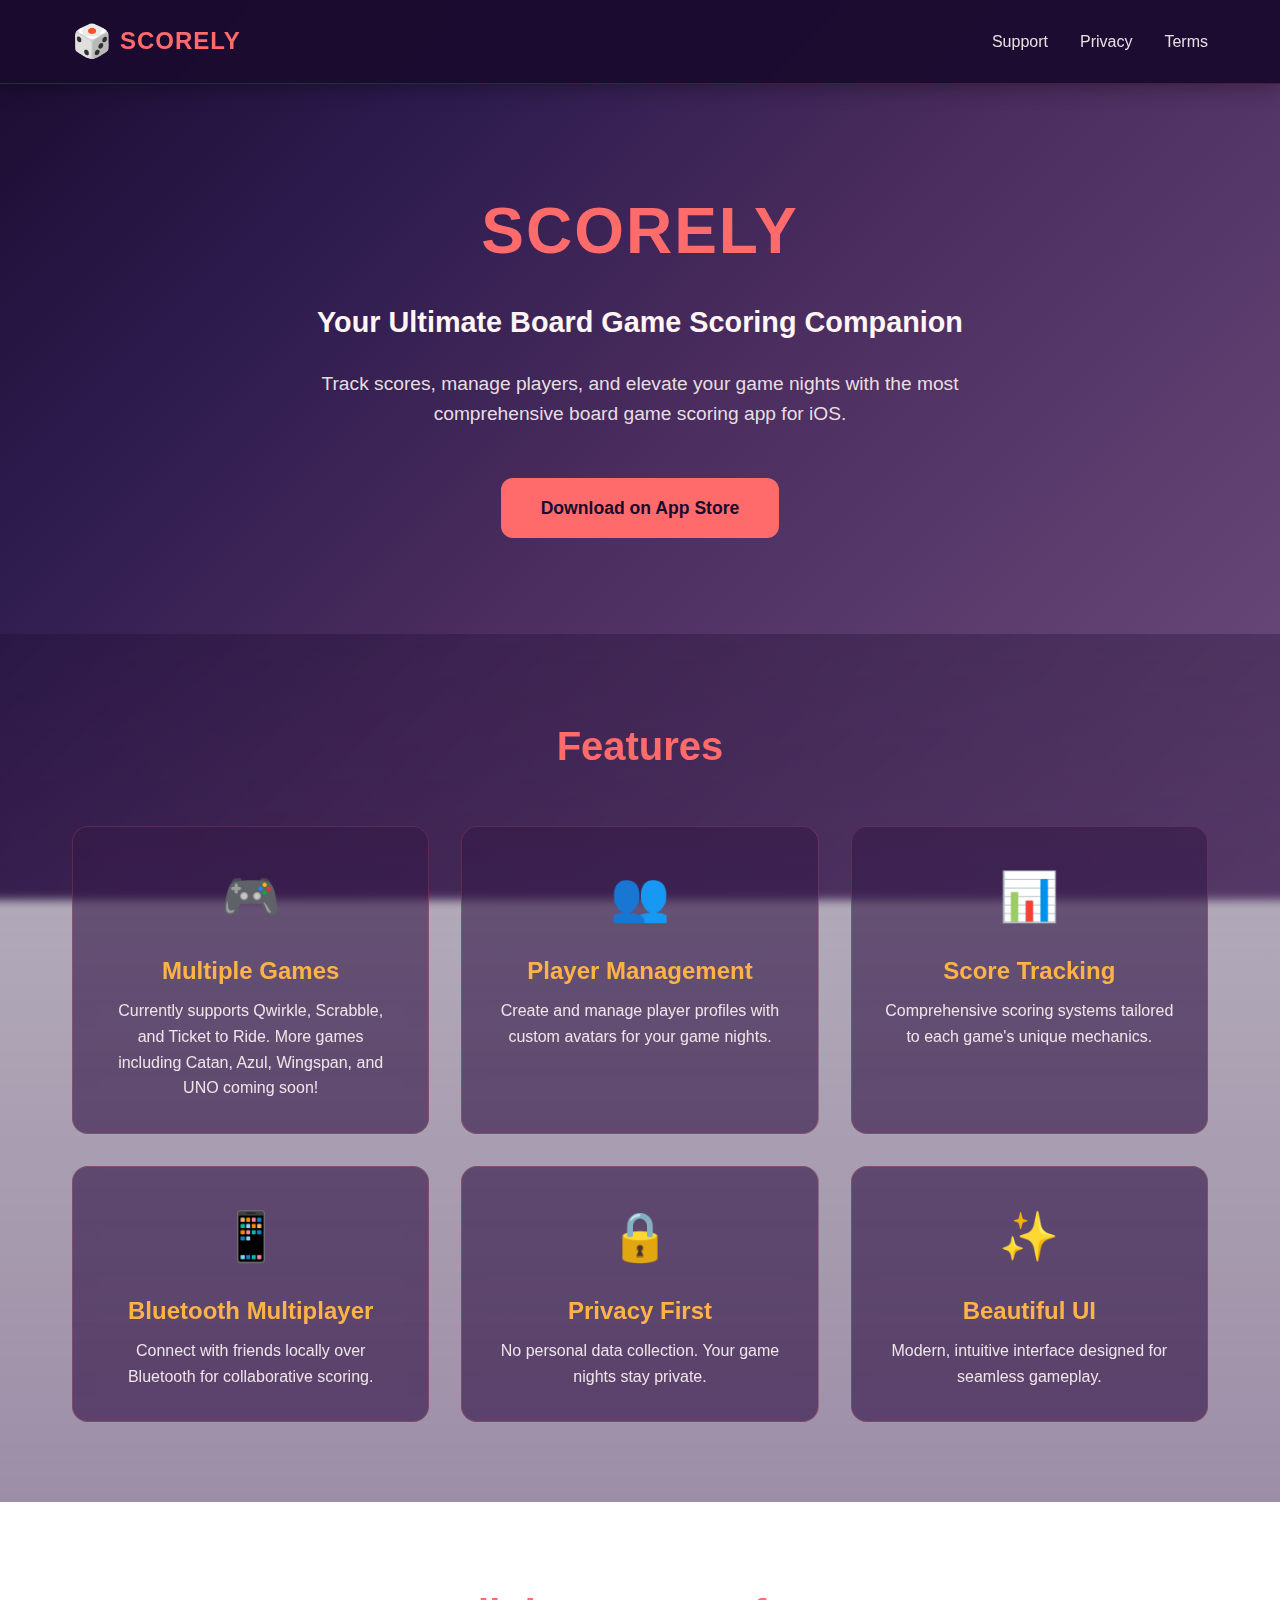
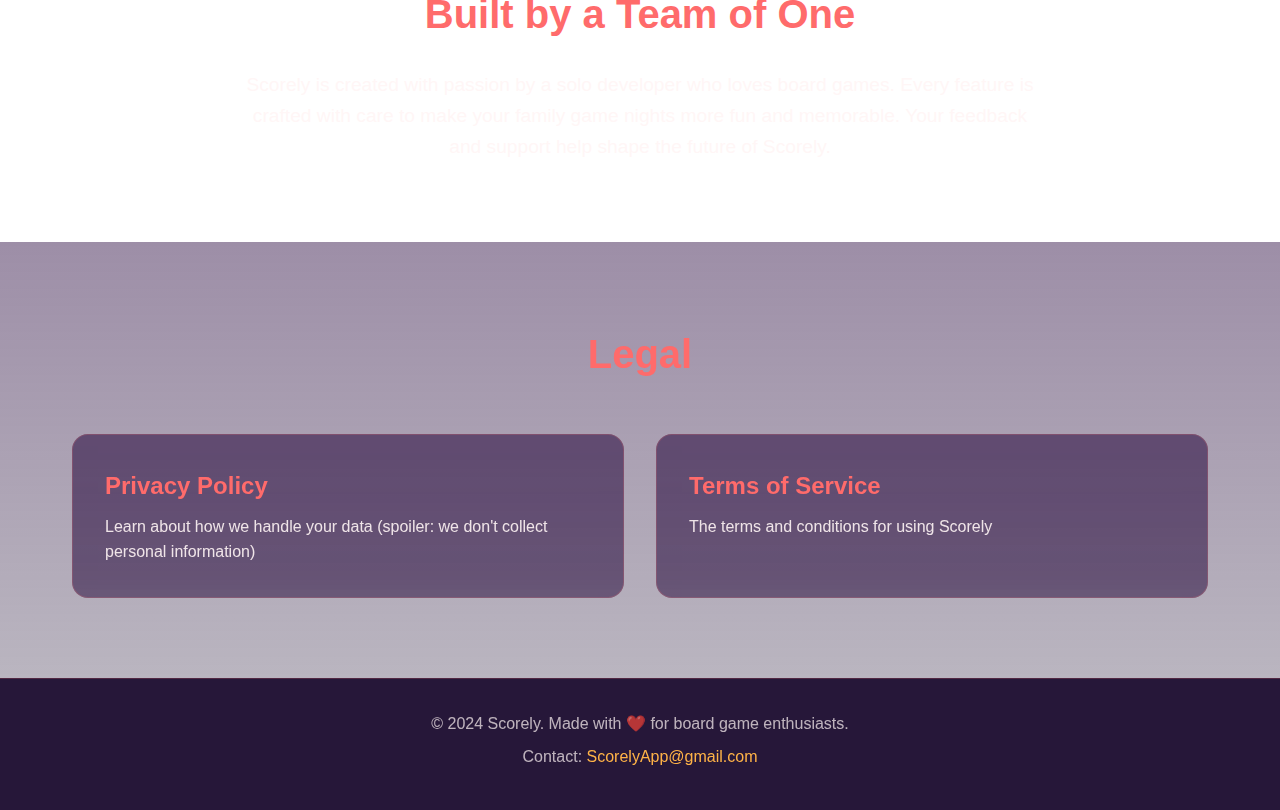
<file: index.html>
<!DOCTYPE html>
<html lang="en">
<head>
    <meta charset="UTF-8">
    <meta name="viewport" content="width=device-width, initial-scale=1.0">
    <title>Scorely - Your Board Game Companion</title>
    <link rel="stylesheet" href="styles.css">
</head>
<body>
    <nav class="navbar">
        <div class="container">
            <div class="nav-brand">
                <span class="logo">🎲</span>
                <span class="brand-name">SCORELY</span>
            </div>
            <div class="nav-links">
                <a href="support.html">Support</a>
                <a href="privacy-policy.html">Privacy</a>
                <a href="terms-of-service.html">Terms</a>
            </div>
        </div>
    </nav>

    <main>
        <section class="hero">
            <div class="container">
                <h1>SCORELY</h1>
                <p class="tagline">Your Ultimate Board Game Scoring Companion</p>
                <p class="description">
                    Track scores, manage players, and elevate your game nights with the most comprehensive 
                    board game scoring app for iOS.
                </p>
                <div class="cta-buttons">
                    <a href="https://apps.apple.com/us/app/scorely-board-game-companion/id6752791546" class="btn btn-primary">Download on App Store</a>
                </div>
            </div>
        </section>

        <section class="features">
            <div class="container">
                <h2>Features</h2>
                <div class="feature-grid">
                    <div class="feature-card">
                        <span class="feature-icon">🎮</span>
                        <h3>Multiple Games</h3>
                        <p>Currently supports Qwirkle, Scrabble, and Ticket to Ride. More games including Catan, Azul, Wingspan, and UNO coming soon!</p>
                    </div>
                    <div class="feature-card">
                        <span class="feature-icon">👥</span>
                        <h3>Player Management</h3>
                        <p>Create and manage player profiles with custom avatars for your game nights.</p>
                    </div>
                    <div class="feature-card">
                        <span class="feature-icon">📊</span>
                        <h3>Score Tracking</h3>
                        <p>Comprehensive scoring systems tailored to each game's unique mechanics.</p>
                    </div>
                    <div class="feature-card">
                        <span class="feature-icon">📱</span>
                        <h3>Bluetooth Multiplayer</h3>
                        <p>Connect with friends locally over Bluetooth for collaborative scoring.</p>
                    </div>
                    <div class="feature-card">
                        <span class="feature-icon">🔒</span>
                        <h3>Privacy First</h3>
                        <p>No personal data collection. Your game nights stay private.</p>
                    </div>
                    <div class="feature-card">
                        <span class="feature-icon">✨</span>
                        <h3>Beautiful UI</h3>
                        <p>Modern, intuitive interface designed for seamless gameplay.</p>
                    </div>
                </div>
            </div>
        </section>

        <section class="about">
            <div class="container">
                <h2>Built by a Team of One</h2>
                <p>
                    Scorely is created with passion by a solo developer who loves board games. 
                    Every feature is crafted with care to make your family game nights more fun and memorable. 
                    Your feedback and support help shape the future of Scorely.
                </p>
            </div>
        </section>

        <section class="legal">
            <div class="container">
                <h2>Legal</h2>
                <div class="legal-links">
                    <a href="privacy-policy.html" class="legal-link">
                        <h3>Privacy Policy</h3>
                        <p>Learn about how we handle your data (spoiler: we don't collect personal information)</p>
                    </a>
                    <a href="terms-of-service.html" class="legal-link">
                        <h3>Terms of Service</h3>
                        <p>The terms and conditions for using Scorely</p>
                    </a>
                </div>
            </div>
        </section>
    </main>

    <footer>
        <div class="container">
            <p>&copy; 2024 Scorely. Made with ❤️ for board game enthusiasts.</p>
            <p class="contact">Contact: <a href="mailto:ScorelyApp@gmail.com">ScorelyApp@gmail.com</a></p>
        </div>
    </footer>
</body>
</html>
</file>
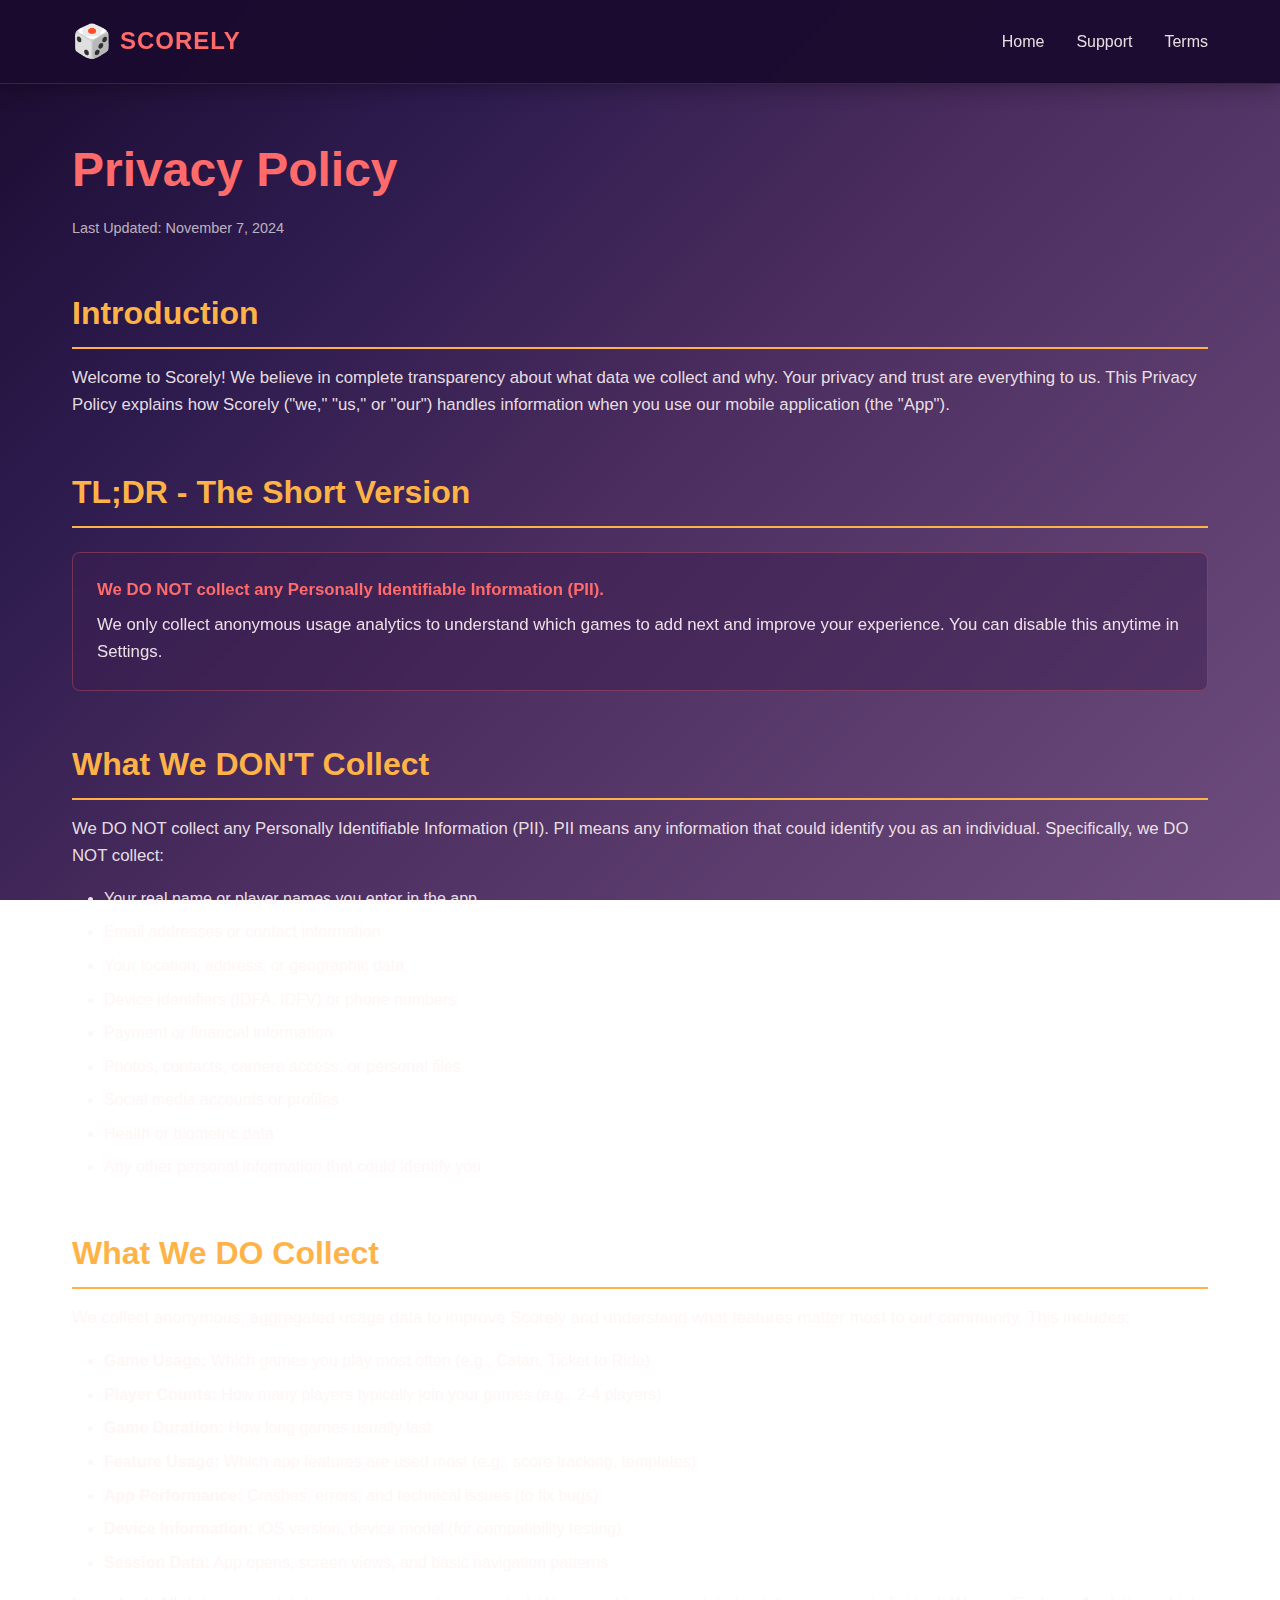
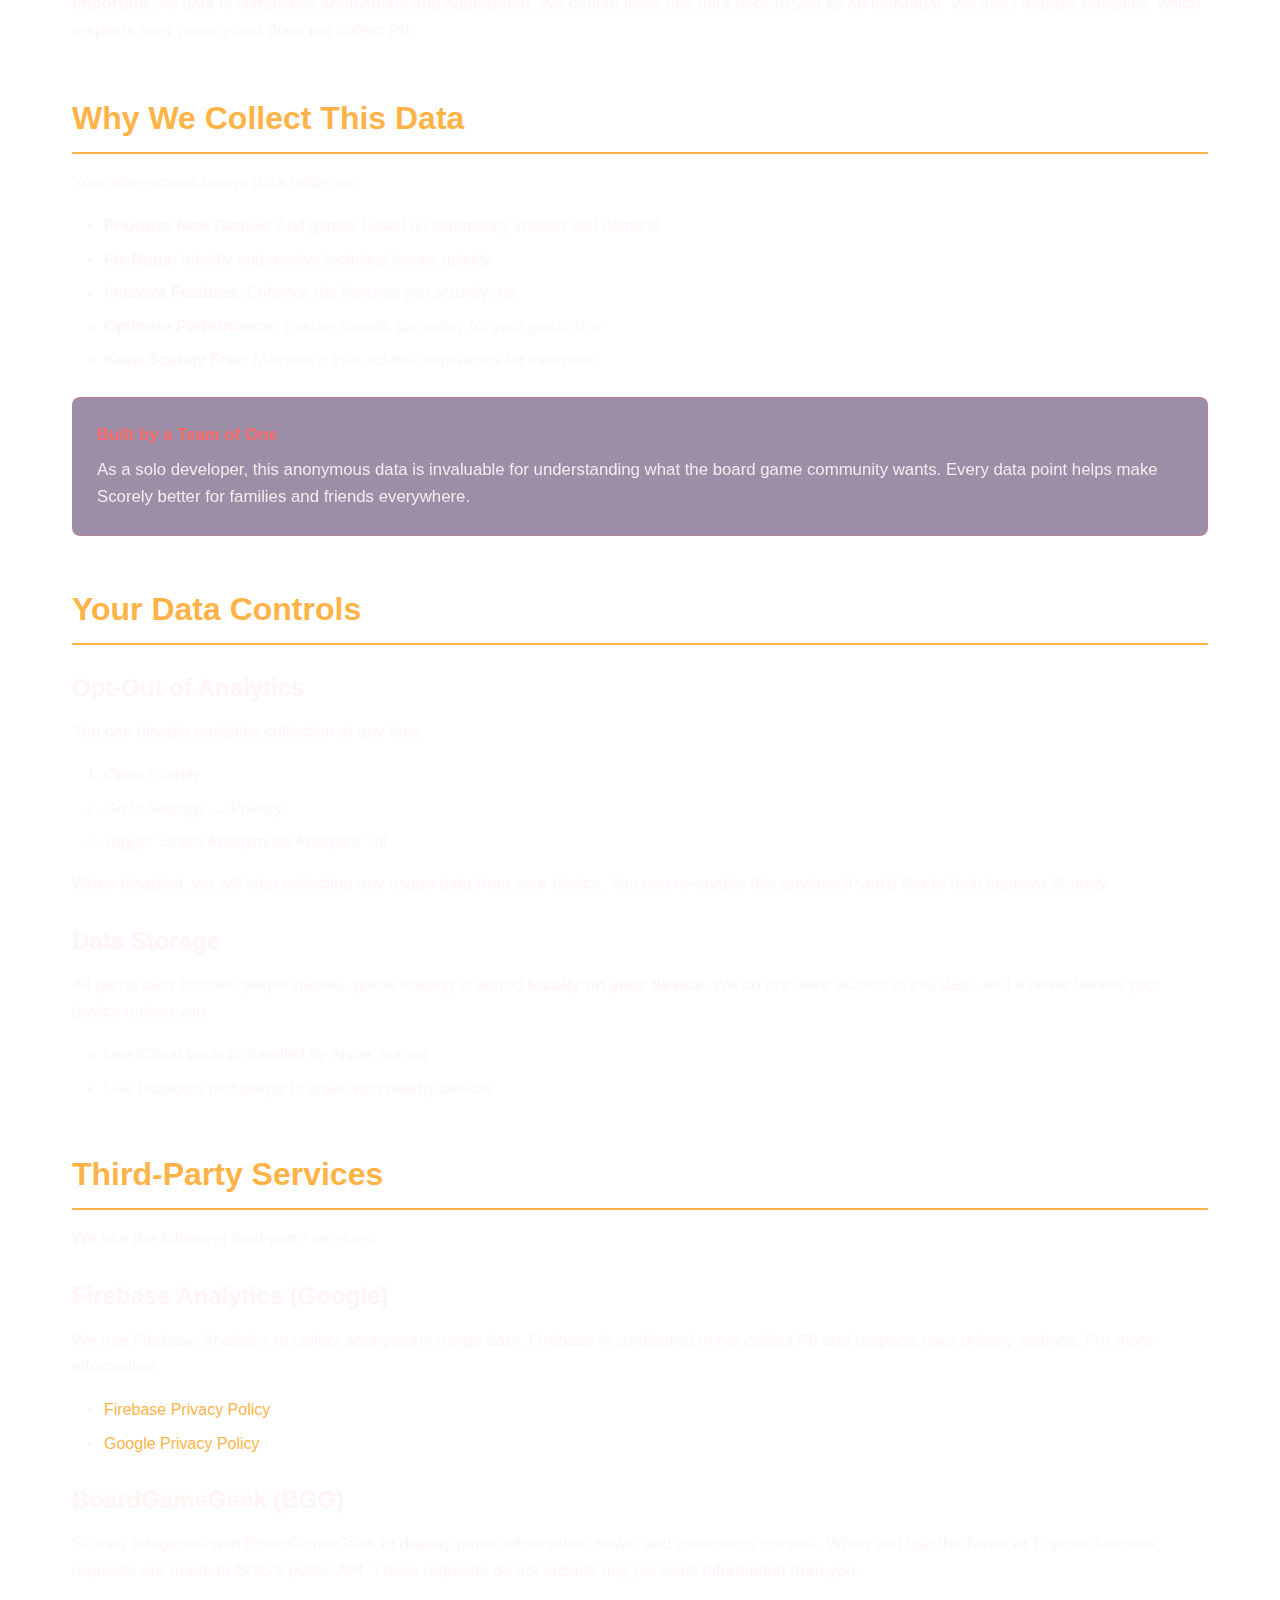
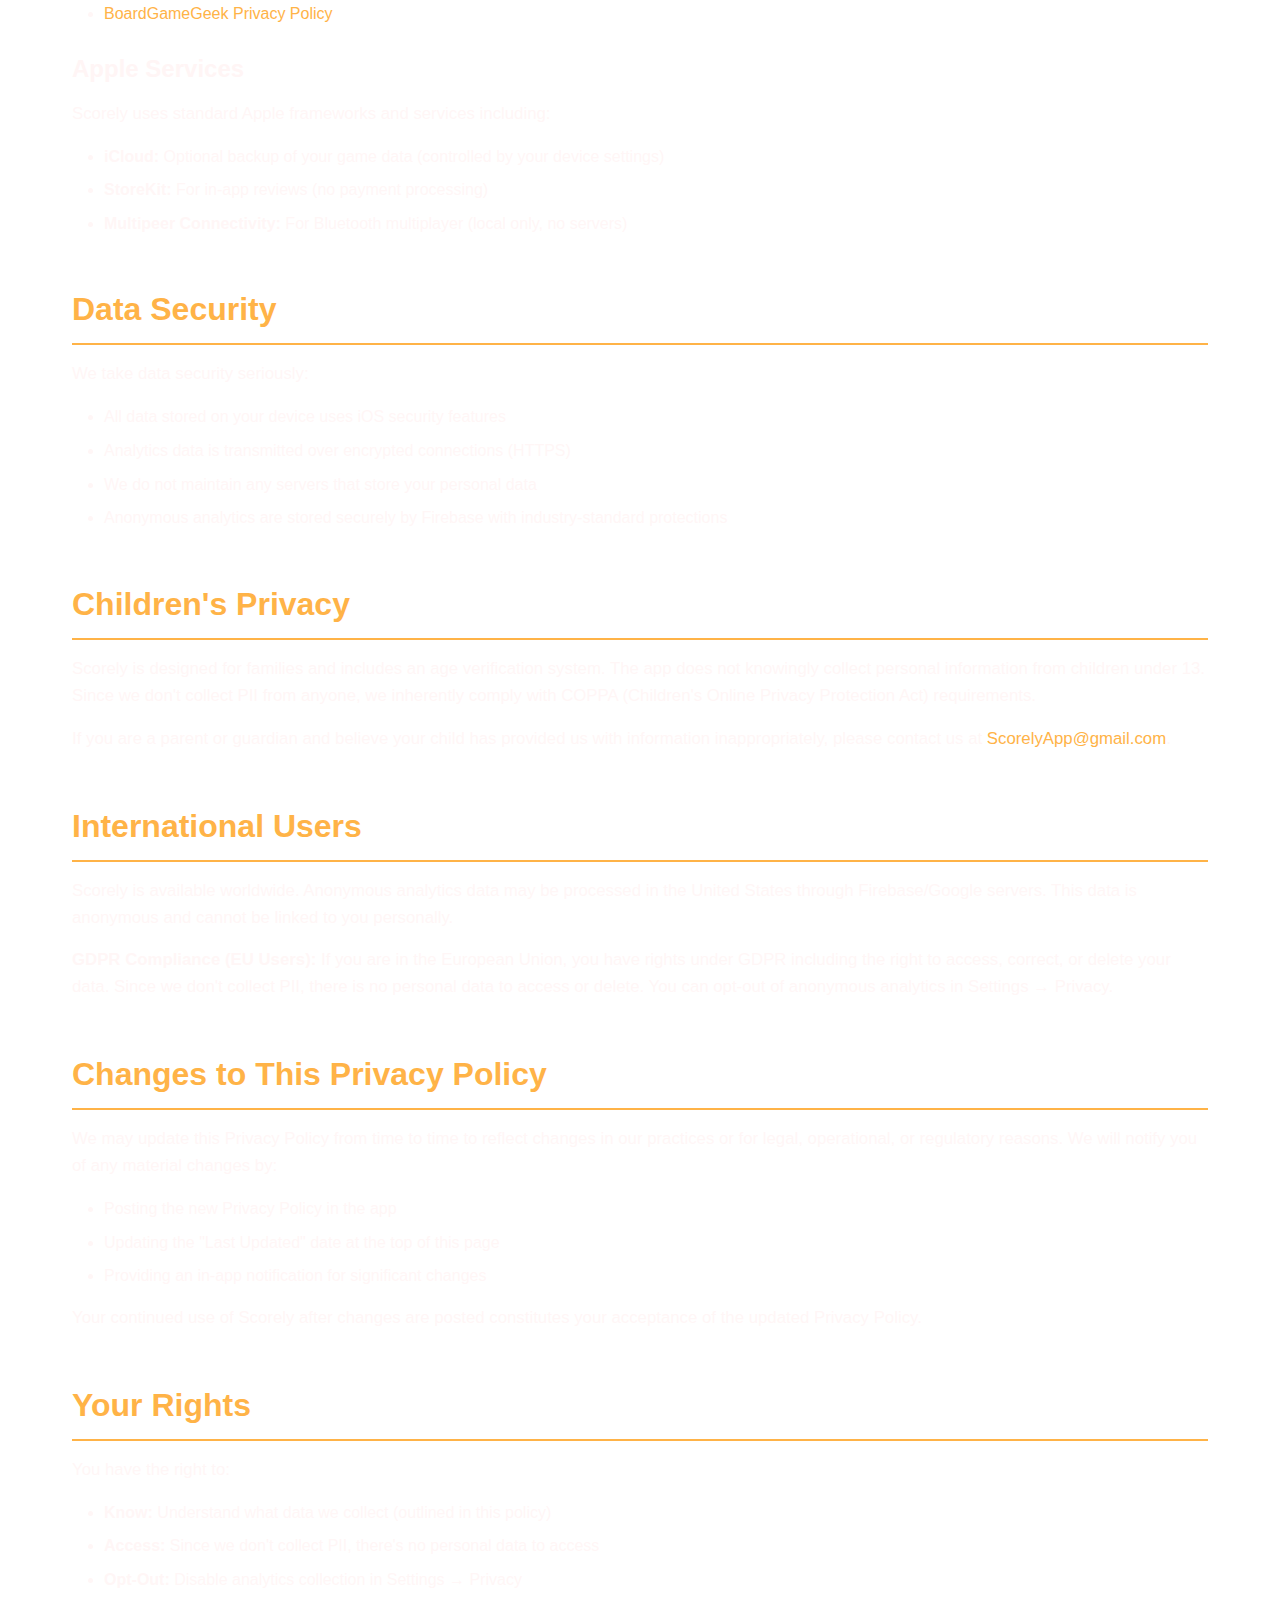
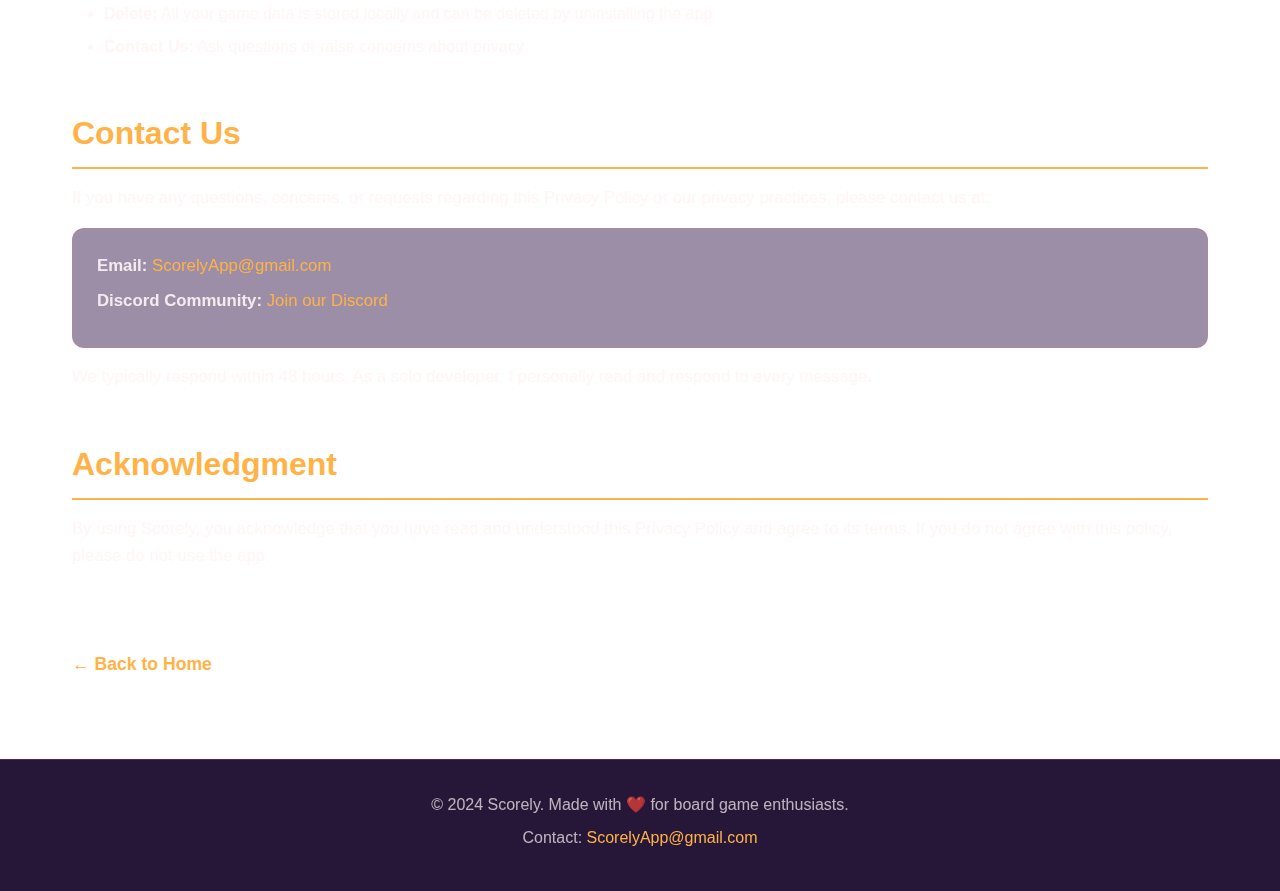
<file: privacy-policy.html>
<!DOCTYPE html>
<html lang="en">
<head>
    <meta charset="UTF-8">
    <meta name="viewport" content="width=device-width, initial-scale=1.0">
    <title>Privacy Policy - Scorely</title>
    <link rel="stylesheet" href="styles.css">
</head>
<body>
    <nav class="navbar">
        <div class="container">
            <div class="nav-brand">
                <a href="index.html" style="text-decoration: none; color: inherit; display: flex; align-items: center; gap: 8px;">
                    <span class="logo">🎲</span>
                    <span class="brand-name">SCORELY</span>
                </a>
            </div>
            <div class="nav-links">
                <a href="index.html">Home</a>
                <a href="support.html">Support</a>
                <a href="terms-of-service.html">Terms</a>
            </div>
        </div>
    </nav>

    <main class="legal-page">
        <div class="container">
            <h1>Privacy Policy</h1>
            <p class="last-updated">Last Updated: November 7, 2024</p>

            <section class="legal-section">
                <h2>Introduction</h2>
                <p>
                    Welcome to Scorely! We believe in complete transparency about what data we collect and why. 
                    Your privacy and trust are everything to us. This Privacy Policy explains how Scorely 
                    ("we," "us," or "our") handles information when you use our mobile application (the "App").
                </p>
            </section>

            <section class="legal-section">
                <h2>TL;DR - The Short Version</h2>
                <div class="highlight-box">
                    <p><strong>We DO NOT collect any Personally Identifiable Information (PII).</strong></p>
                    <p>
                        We only collect anonymous usage analytics to understand which games to add next and 
                        improve your experience. You can disable this anytime in Settings.
                    </p>
                </div>
            </section>

            <section class="legal-section">
                <h2>What We DON'T Collect</h2>
                <p>
                    We DO NOT collect any Personally Identifiable Information (PII). PII means any information 
                    that could identify you as an individual. Specifically, we DO NOT collect:
                </p>
                <ul>
                    <li>Your real name or player names you enter in the app</li>
                    <li>Email addresses or contact information</li>
                    <li>Your location, address, or geographic data</li>
                    <li>Device identifiers (IDFA, IDFV) or phone numbers</li>
                    <li>Payment or financial information</li>
                    <li>Photos, contacts, camera access, or personal files</li>
                    <li>Social media accounts or profiles</li>
                    <li>Health or biometric data</li>
                    <li>Any other personal information that could identify you</li>
                </ul>
            </section>

            <section class="legal-section">
                <h2>What We DO Collect</h2>
                <p>
                    We collect anonymous, aggregated usage data to improve Scorely and understand what features 
                    matter most to our community. This includes:
                </p>
                <ul>
                    <li><strong>Game Usage:</strong> Which games you play most often (e.g., Catan, Ticket to Ride)</li>
                    <li><strong>Player Counts:</strong> How many players typically join your games (e.g., 2-4 players)</li>
                    <li><strong>Game Duration:</strong> How long games usually last</li>
                    <li><strong>Feature Usage:</strong> Which app features are used most (e.g., score tracking, templates)</li>
                    <li><strong>App Performance:</strong> Crashes, errors, and technical issues (to fix bugs)</li>
                    <li><strong>Device Information:</strong> iOS version, device model (for compatibility testing)</li>
                    <li><strong>Session Data:</strong> App opens, screen views, and basic navigation patterns</li>
                </ul>
                <p>
                    <strong>Important:</strong> All data is completely anonymous and aggregated. We cannot trace any 
                    data back to you as an individual. We use Firebase Analytics, which respects user privacy and 
                    does not collect PII.
                </p>
            </section>

            <section class="legal-section">
                <h2>Why We Collect This Data</h2>
                <p>Your anonymous usage data helps us:</p>
                <ul>
                    <li><strong>Prioritize New Games:</strong> Add games based on community interest and demand</li>
                    <li><strong>Fix Bugs:</strong> Identify and resolve technical issues quickly</li>
                    <li><strong>Improve Features:</strong> Enhance the features you actually use</li>
                    <li><strong>Optimize Performance:</strong> Ensure smooth gameplay for your group size</li>
                    <li><strong>Keep Scorely Free:</strong> Maintain a free, ad-free experience for everyone</li>
                </ul>
                <div class="highlight-box">
                    <p><strong>Built by a Team of One</strong></p>
                    <p>
                        As a solo developer, this anonymous data is invaluable for understanding what the board game 
                        community wants. Every data point helps make Scorely better for families and friends everywhere.
                    </p>
                </div>
            </section>

            <section class="legal-section">
                <h2>Your Data Controls</h2>
                <h3>Opt-Out of Analytics</h3>
                <p>
                    You can disable analytics collection at any time:
                </p>
                <ol>
                    <li>Open Scorely</li>
                    <li>Go to Settings → Privacy</li>
                    <li>Toggle "Share Anonymous Analytics" off</li>
                </ol>
                <p>
                    When disabled, we will stop collecting any usage data from your device. You can re-enable 
                    this anytime if you'd like to help improve Scorely.
                </p>

                <h3>Data Storage</h3>
                <p>
                    All game data (scores, player names, game history) is stored <strong>locally on your device</strong>. 
                    We do not have access to this data, and it never leaves your device unless you:
                </p>
                <ul>
                    <li>Use iCloud backup (handled by Apple, not us)</li>
                    <li>Use Bluetooth multiplayer to share with nearby devices</li>
                </ul>
            </section>

            <section class="legal-section">
                <h2>Third-Party Services</h2>
                <p>We use the following third-party services:</p>
                
                <h3>Firebase Analytics (Google)</h3>
                <p>
                    We use Firebase Analytics to collect anonymous usage data. Firebase is configured to not 
                    collect PII and respects user privacy settings. For more information:
                </p>
                <ul>
                    <li><a href="https://firebase.google.com/support/privacy" target="_blank">Firebase Privacy Policy</a></li>
                    <li><a href="https://policies.google.com/privacy" target="_blank">Google Privacy Policy</a></li>
                </ul>

                <h3>BoardGameGeek (BGG)</h3>
                <p>
                    Scorely integrates with BoardGameGeek to display game information, news, and community content. 
                    When you use the News or Explore features, requests are made to BGG's public API. These requests 
                    do not include any personal information from you.
                </p>
                <ul>
                    <li><a href="https://boardgamegeek.com/wiki/page/Privacy_Policy" target="_blank">BoardGameGeek Privacy Policy</a></li>
                </ul>

                <h3>Apple Services</h3>
                <p>
                    Scorely uses standard Apple frameworks and services including:
                </p>
                <ul>
                    <li><strong>iCloud:</strong> Optional backup of your game data (controlled by your device settings)</li>
                    <li><strong>StoreKit:</strong> For in-app reviews (no payment processing)</li>
                    <li><strong>Multipeer Connectivity:</strong> For Bluetooth multiplayer (local only, no servers)</li>
                </ul>
            </section>

            <section class="legal-section">
                <h2>Data Security</h2>
                <p>
                    We take data security seriously:
                </p>
                <ul>
                    <li>All data stored on your device uses iOS security features</li>
                    <li>Analytics data is transmitted over encrypted connections (HTTPS)</li>
                    <li>We do not maintain any servers that store your personal data</li>
                    <li>Anonymous analytics are stored securely by Firebase with industry-standard protections</li>
                </ul>
            </section>

            <section class="legal-section">
                <h2>Children's Privacy</h2>
                <p>
                    Scorely is designed for families and includes an age verification system. The app does not 
                    knowingly collect personal information from children under 13. Since we don't collect PII 
                    from anyone, we inherently comply with COPPA (Children's Online Privacy Protection Act) 
                    requirements.
                </p>
                <p>
                    If you are a parent or guardian and believe your child has provided us with information 
                    inappropriately, please contact us at 
                    <a href="mailto:ScorelyApp@gmail.com">ScorelyApp@gmail.com</a>.
                </p>
            </section>

            <section class="legal-section">
                <h2>International Users</h2>
                <p>
                    Scorely is available worldwide. Anonymous analytics data may be processed in the United States 
                    through Firebase/Google servers. This data is anonymous and cannot be linked to you personally.
                </p>
                <p>
                    <strong>GDPR Compliance (EU Users):</strong> If you are in the European Union, you have rights 
                    under GDPR including the right to access, correct, or delete your data. Since we don't collect 
                    PII, there is no personal data to access or delete. You can opt-out of anonymous analytics in 
                    Settings → Privacy.
                </p>
            </section>

            <section class="legal-section">
                <h2>Changes to This Privacy Policy</h2>
                <p>
                    We may update this Privacy Policy from time to time to reflect changes in our practices or 
                    for legal, operational, or regulatory reasons. We will notify you of any material changes by:
                </p>
                <ul>
                    <li>Posting the new Privacy Policy in the app</li>
                    <li>Updating the "Last Updated" date at the top of this page</li>
                    <li>Providing an in-app notification for significant changes</li>
                </ul>
                <p>
                    Your continued use of Scorely after changes are posted constitutes your acceptance of the 
                    updated Privacy Policy.
                </p>
            </section>

            <section class="legal-section">
                <h2>Your Rights</h2>
                <p>You have the right to:</p>
                <ul>
                    <li><strong>Know:</strong> Understand what data we collect (outlined in this policy)</li>
                    <li><strong>Access:</strong> Since we don't collect PII, there's no personal data to access</li>
                    <li><strong>Opt-Out:</strong> Disable analytics collection in Settings → Privacy</li>
                    <li><strong>Delete:</strong> All your game data is stored locally and can be deleted by uninstalling the app</li>
                    <li><strong>Contact Us:</strong> Ask questions or raise concerns about privacy</li>
                </ul>
            </section>

            <section class="legal-section">
                <h2>Contact Us</h2>
                <p>
                    If you have any questions, concerns, or requests regarding this Privacy Policy or our privacy 
                    practices, please contact us at:
                </p>
                <div class="contact-info">
                    <p><strong>Email:</strong> <a href="mailto:ScorelyApp@gmail.com">ScorelyApp@gmail.com</a></p>
                    <p><strong>Discord Community:</strong> <a href="https://discord.gg/KCWyEayptf" target="_blank">Join our Discord</a></p>
                </div>
                <p>
                    We typically respond within 48 hours. As a solo developer, I personally read and respond to 
                    every message.
                </p>
            </section>

            <section class="legal-section">
                <h2>Acknowledgment</h2>
                <p>
                    By using Scorely, you acknowledge that you have read and understood this Privacy Policy and 
                    agree to its terms. If you do not agree with this policy, please do not use the app.
                </p>
            </section>

            <div class="back-link">
                <a href="index.html">← Back to Home</a>
            </div>
        </div>
    </main>

    <footer>
        <div class="container">
            <p>&copy; 2024 Scorely. Made with ❤️ for board game enthusiasts.</p>
            <p class="contact">Contact: <a href="mailto:ScorelyApp@gmail.com">ScorelyApp@gmail.com</a></p>
        </div>
    </footer>
</body>
</html>
</file>
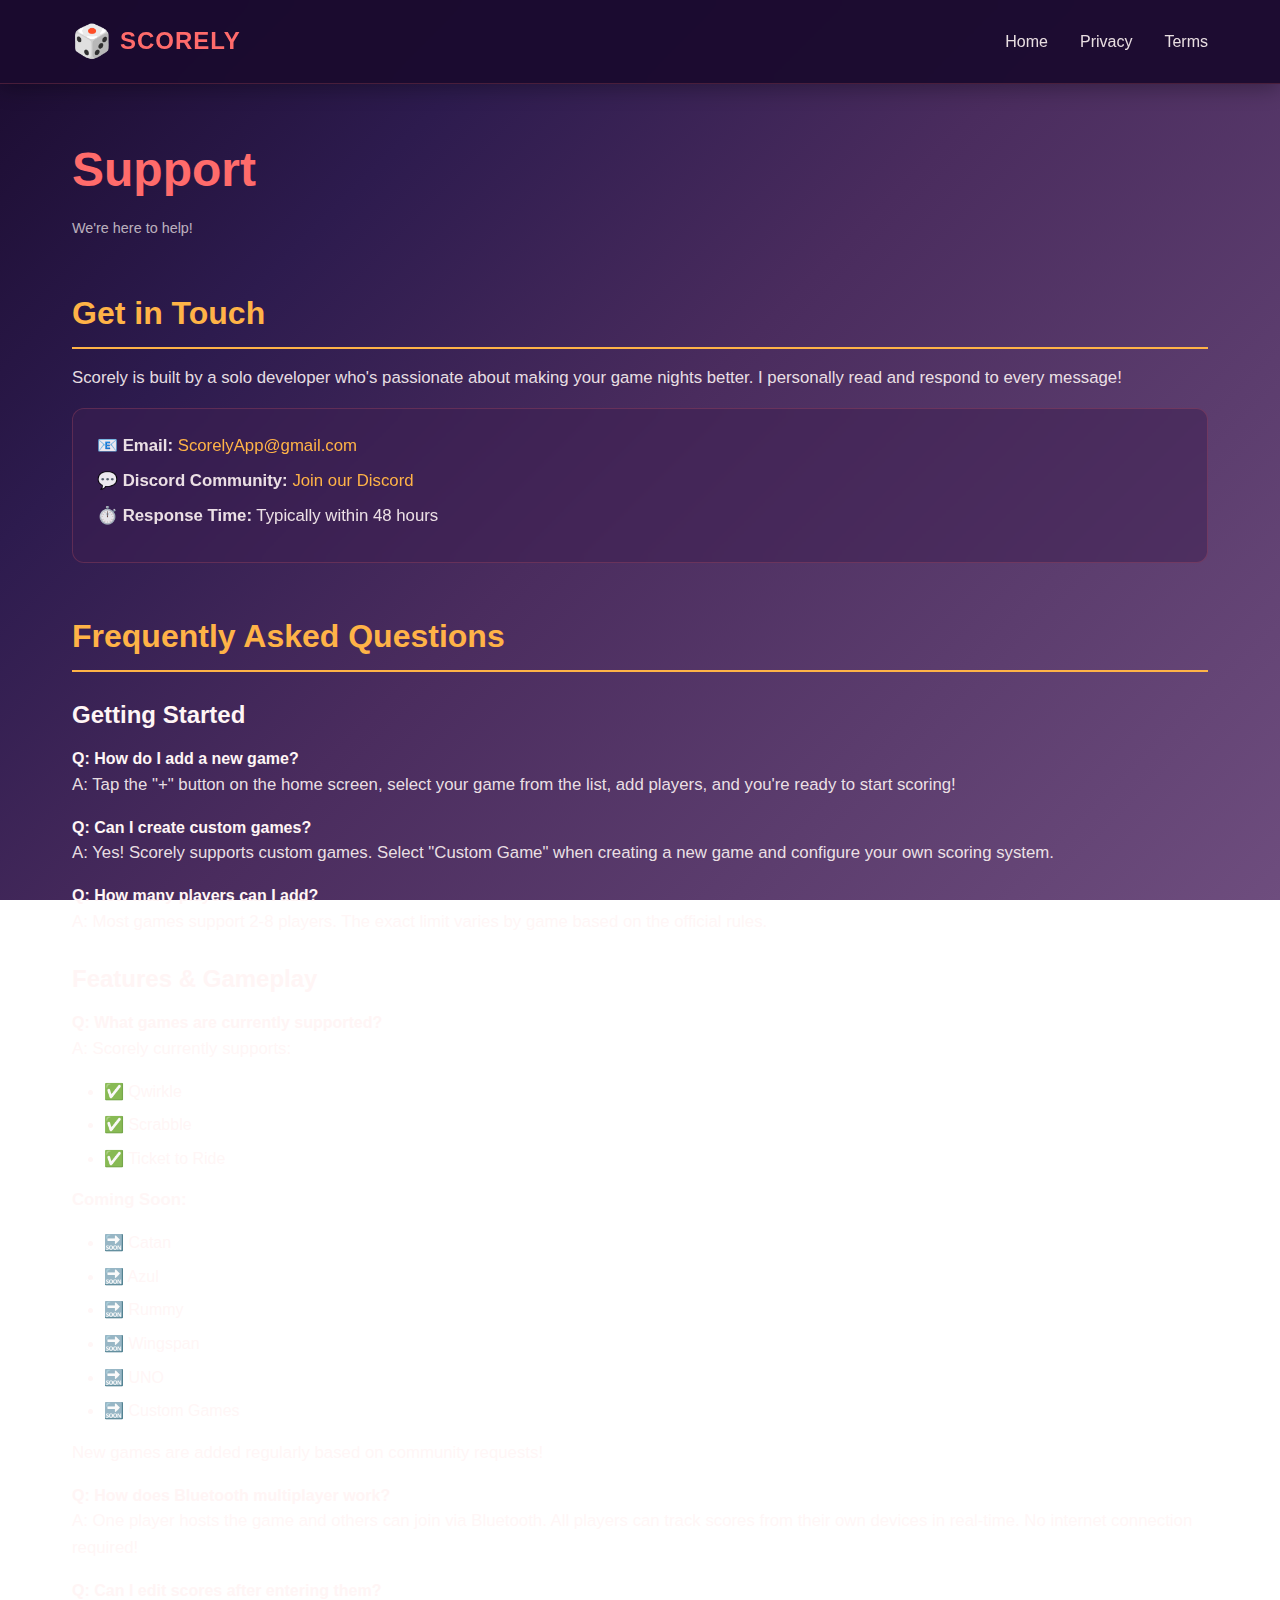
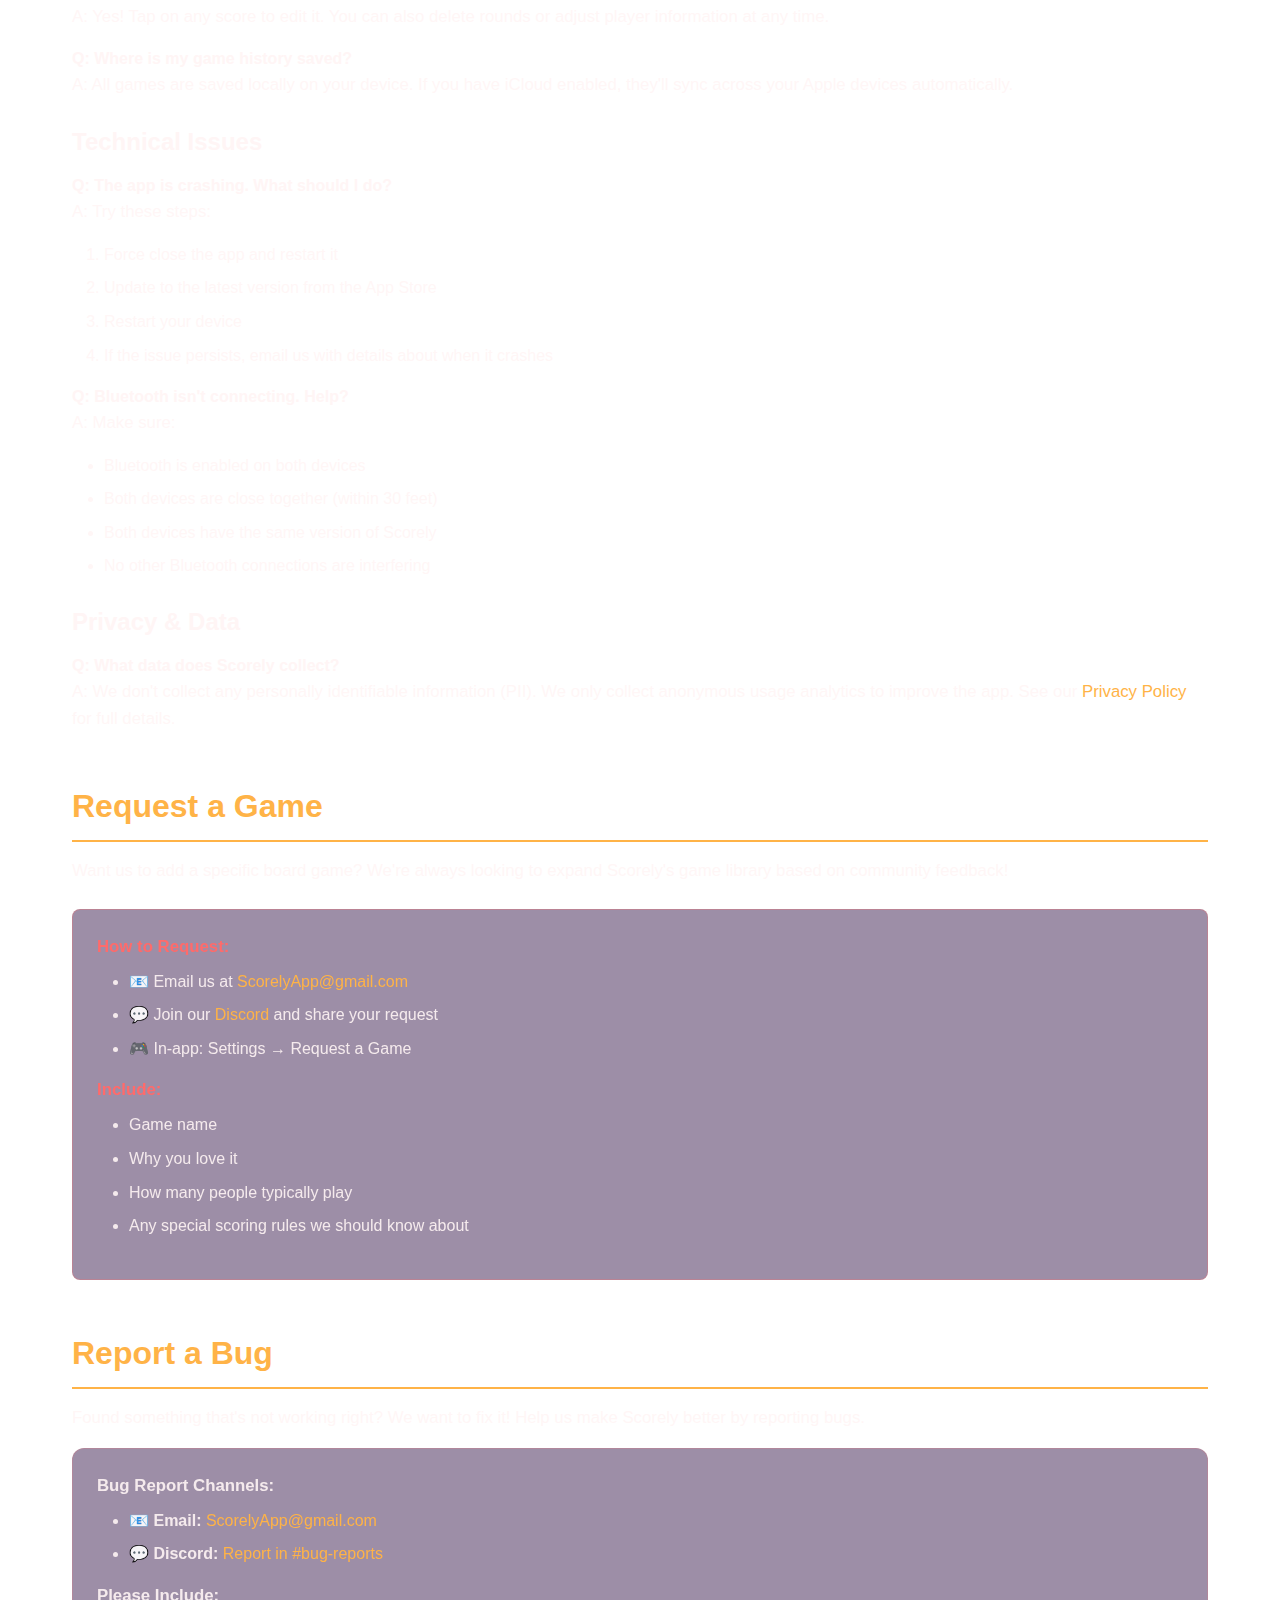
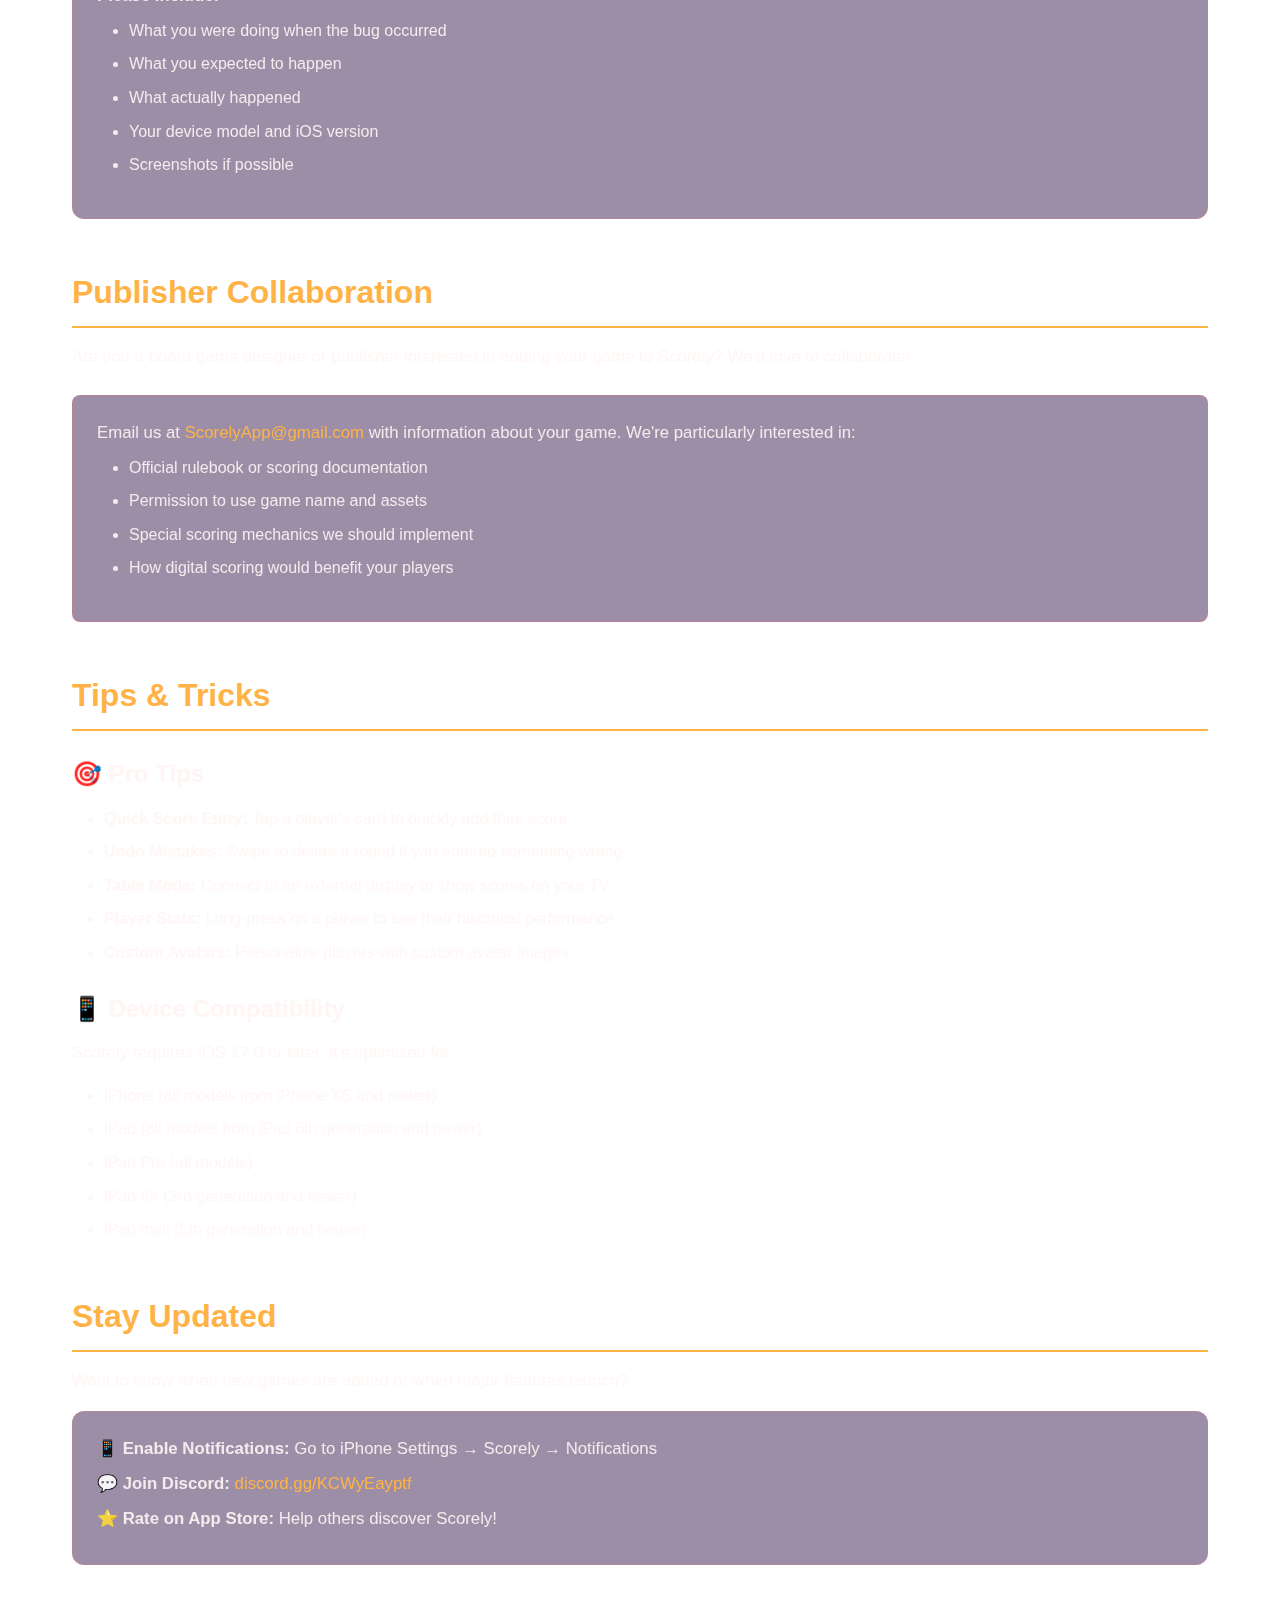
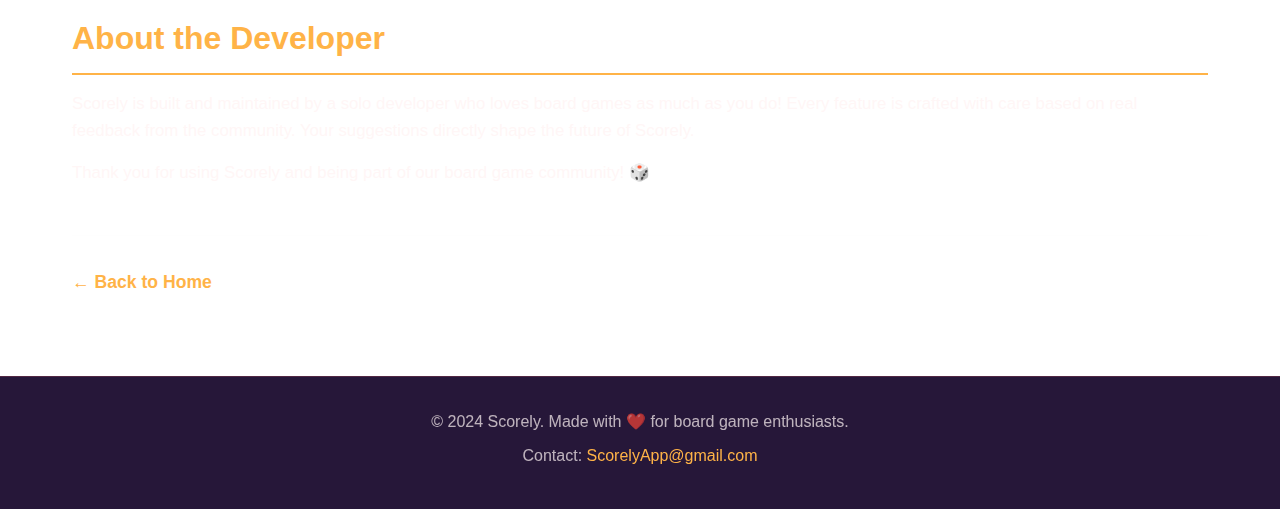
<file: support.html>
<!DOCTYPE html>
<html lang="en">
<head>
    <meta charset="UTF-8">
    <meta name="viewport" content="width=device-width, initial-scale=1.0">
    <title>Support - Scorely</title>
    <link rel="stylesheet" href="styles.css">
</head>
<body>
    <nav class="navbar">
        <div class="container">
            <div class="nav-brand">
                <a href="index.html" style="text-decoration: none; color: inherit; display: flex; align-items: center; gap: 8px;">
                    <span class="logo">🎲</span>
                    <span class="brand-name">SCORELY</span>
                </a>
            </div>
            <div class="nav-links">
                <a href="index.html">Home</a>
                <a href="privacy-policy.html">Privacy</a>
                <a href="terms-of-service.html">Terms</a>
            </div>
        </div>
    </nav>

    <main class="legal-page">
        <div class="container">
            <h1>Support</h1>
            <p class="last-updated">We're here to help!</p>

            <section class="legal-section">
                <h2>Get in Touch</h2>
                <p>
                    Scorely is built by a solo developer who's passionate about making your game nights better. 
                    I personally read and respond to every message!
                </p>
                <div class="contact-info">
                    <p><strong>📧 Email:</strong> <a href="mailto:ScorelyApp@gmail.com">ScorelyApp@gmail.com</a></p>
                    <p><strong>💬 Discord Community:</strong> <a href="https://discord.gg/KCWyEayptf" target="_blank">Join our Discord</a></p>
                    <p><strong>⏱️ Response Time:</strong> Typically within 48 hours</p>
                </div>
            </section>

            <section class="legal-section">
                <h2>Frequently Asked Questions</h2>

                <h3>Getting Started</h3>
                <div class="faq-item">
                    <h4>Q: How do I add a new game?</h4>
                    <p>A: Tap the "+" button on the home screen, select your game from the list, add players, and you're ready to start scoring!</p>
                </div>

                <div class="faq-item">
                    <h4>Q: Can I create custom games?</h4>
                    <p>A: Yes! Scorely supports custom games. Select "Custom Game" when creating a new game and configure your own scoring system.</p>
                </div>

                <div class="faq-item">
                    <h4>Q: How many players can I add?</h4>
                    <p>A: Most games support 2-8 players. The exact limit varies by game based on the official rules.</p>
                </div>

                <h3>Features & Gameplay</h3>
                <div class="faq-item">
                    <h4>Q: What games are currently supported?</h4>
                    <p>A: Scorely currently supports:</p>
                    <ul>
                        <li>✅ Qwirkle</li>
                        <li>✅ Scrabble</li>
                        <li>✅ Ticket to Ride</li>
                    </ul>
                    <p><strong>Coming Soon:</strong></p>
                    <ul>
                        <li>🔜 Catan</li>
                        <li>🔜 Azul</li>
                        <li>🔜 Rummy</li>
                        <li>🔜 Wingspan</li>
                        <li>🔜 UNO</li>
                        <li>🔜 Custom Games</li>
                    </ul>
                    <p>New games are added regularly based on community requests!</p>
                </div>

                <div class="faq-item">
                    <h4>Q: How does Bluetooth multiplayer work?</h4>
                    <p>A: One player hosts the game and others can join via Bluetooth. All players can track scores from their own devices in real-time. No internet connection required!</p>
                </div>

                <div class="faq-item">
                    <h4>Q: Can I edit scores after entering them?</h4>
                    <p>A: Yes! Tap on any score to edit it. You can also delete rounds or adjust player information at any time.</p>
                </div>

                <div class="faq-item">
                    <h4>Q: Where is my game history saved?</h4>
                    <p>A: All games are saved locally on your device. If you have iCloud enabled, they'll sync across your Apple devices automatically.</p>
                </div>

                <h3>Technical Issues</h3>
                <div class="faq-item">
                    <h4>Q: The app is crashing. What should I do?</h4>
                    <p>A: Try these steps:</p>
                    <ol>
                        <li>Force close the app and restart it</li>
                        <li>Update to the latest version from the App Store</li>
                        <li>Restart your device</li>
                        <li>If the issue persists, email us with details about when it crashes</li>
                    </ol>
                </div>

                <div class="faq-item">
                    <h4>Q: Bluetooth isn't connecting. Help?</h4>
                    <p>A: Make sure:</p>
                    <ul>
                        <li>Bluetooth is enabled on both devices</li>
                        <li>Both devices are close together (within 30 feet)</li>
                        <li>Both devices have the same version of Scorely</li>
                        <li>No other Bluetooth connections are interfering</li>
                    </ul>
                </div>

                <h3>Privacy & Data</h3>
                <div class="faq-item">
                    <h4>Q: What data does Scorely collect?</h4>
                    <p>A: We don't collect any personally identifiable information (PII). We only collect anonymous usage analytics to improve the app. See our <a href="privacy-policy.html">Privacy Policy</a> for full details.</p>
                </div>
            </section>

            <section class="legal-section">
                <h2>Request a Game</h2>
                <p>
                    Want us to add a specific board game? We're always looking to expand Scorely's game library based on community feedback!
                </p>
                <div class="highlight-box">
                    <p><strong>How to Request:</strong></p>
                    <ul>
                        <li>📧 Email us at <a href="mailto:ScorelyApp@gmail.com?subject=Game%20Request">ScorelyApp@gmail.com</a></li>
                        <li>💬 Join our <a href="https://discord.gg/KCWyEayptf" target="_blank">Discord</a> and share your request</li>
                        <li>🎮 In-app: Settings → Request a Game</li>
                    </ul>
                    <p><strong>Include:</strong></p>
                    <ul>
                        <li>Game name</li>
                        <li>Why you love it</li>
                        <li>How many people typically play</li>
                        <li>Any special scoring rules we should know about</li>
                    </ul>
                </div>
            </section>

            <section class="legal-section">
                <h2>Report a Bug</h2>
                <p>
                    Found something that's not working right? We want to fix it! Help us make Scorely better by reporting bugs.
                </p>
                <div class="contact-info">
                    <p><strong>Bug Report Channels:</strong></p>
                    <ul>
                        <li>📧 <strong>Email:</strong> <a href="mailto:ScorelyApp@gmail.com?subject=Bug%20Report">ScorelyApp@gmail.com</a></li>
                        <li>💬 <strong>Discord:</strong> <a href="https://discord.gg/KCWyEayptf" target="_blank">Report in #bug-reports</a></li>
                    </ul>
                    <p><strong>Please Include:</strong></p>
                    <ul>
                        <li>What you were doing when the bug occurred</li>
                        <li>What you expected to happen</li>
                        <li>What actually happened</li>
                        <li>Your device model and iOS version</li>
                        <li>Screenshots if possible</li>
                    </ul>
                </div>
            </section>

            <section class="legal-section">
                <h2>Publisher Collaboration</h2>
                <p>
                    Are you a board game designer or publisher interested in adding your game to Scorely? We'd love to collaborate!
                </p>
                <div class="highlight-box">
                    <p>
                        Email us at <a href="mailto:ScorelyApp@gmail.com?subject=Publisher%20Collaboration">ScorelyApp@gmail.com</a> 
                        with information about your game. We're particularly interested in:
                    </p>
                    <ul>
                        <li>Official rulebook or scoring documentation</li>
                        <li>Permission to use game name and assets</li>
                        <li>Special scoring mechanics we should implement</li>
                        <li>How digital scoring would benefit your players</li>
                    </ul>
                </div>
            </section>

            <section class="legal-section">
                <h2>Tips & Tricks</h2>
                <h3>🎯 Pro Tips</h3>
                <ul>
                    <li><strong>Quick Score Entry:</strong> Tap a player's card to quickly add their score</li>
                    <li><strong>Undo Mistakes:</strong> Swipe to delete a round if you entered something wrong</li>
                    <li><strong>Table Mode:</strong> Connect to an external display to show scores on your TV</li>
                    <li><strong>Player Stats:</strong> Long-press on a player to see their historical performance</li>
                    <li><strong>Custom Avatars:</strong> Personalize players with custom avatar images</li>
                </ul>

                <h3>📱 Device Compatibility</h3>
                <p>Scorely requires iOS 17.0 or later. It's optimized for:</p>
                <ul>
                    <li>iPhone (all models from iPhone XS and newer)</li>
                    <li>iPad (all models from iPad 6th generation and newer)</li>
                    <li>iPad Pro (all models)</li>
                    <li>iPad Air (3rd generation and newer)</li>
                    <li>iPad mini (5th generation and newer)</li>
                </ul>
            </section>

            <section class="legal-section">
                <h2>Stay Updated</h2>
                <p>
                    Want to know when new games are added or when major features launch?
                </p>
                <div class="contact-info">
                    <p>📱 <strong>Enable Notifications:</strong> Go to iPhone Settings → Scorely → Notifications</p>
                    <p>💬 <strong>Join Discord:</strong> <a href="https://discord.gg/KCWyEayptf" target="_blank">discord.gg/KCWyEayptf</a></p>
                    <p>⭐ <strong>Rate on App Store:</strong> Help others discover Scorely!</p>
                </div>
            </section>

            <section class="legal-section">
                <h2>About the Developer</h2>
                <p>
                    Scorely is built and maintained by a solo developer who loves board games as much as you do! 
                    Every feature is crafted with care based on real feedback from the community. Your suggestions 
                    directly shape the future of Scorely.
                </p>
                <p>
                    Thank you for using Scorely and being part of our board game community! 🎲
                </p>
            </section>

            <div class="back-link">
                <a href="index.html">← Back to Home</a>
            </div>
        </div>
    </main>

    <footer>
        <div class="container">
            <p>&copy; 2024 Scorely. Made with ❤️ for board game enthusiasts.</p>
            <p class="contact">Contact: <a href="mailto:ScorelyApp@gmail.com">ScorelyApp@gmail.com</a></p>
        </div>
    </footer>
</body>
</html>
</file>
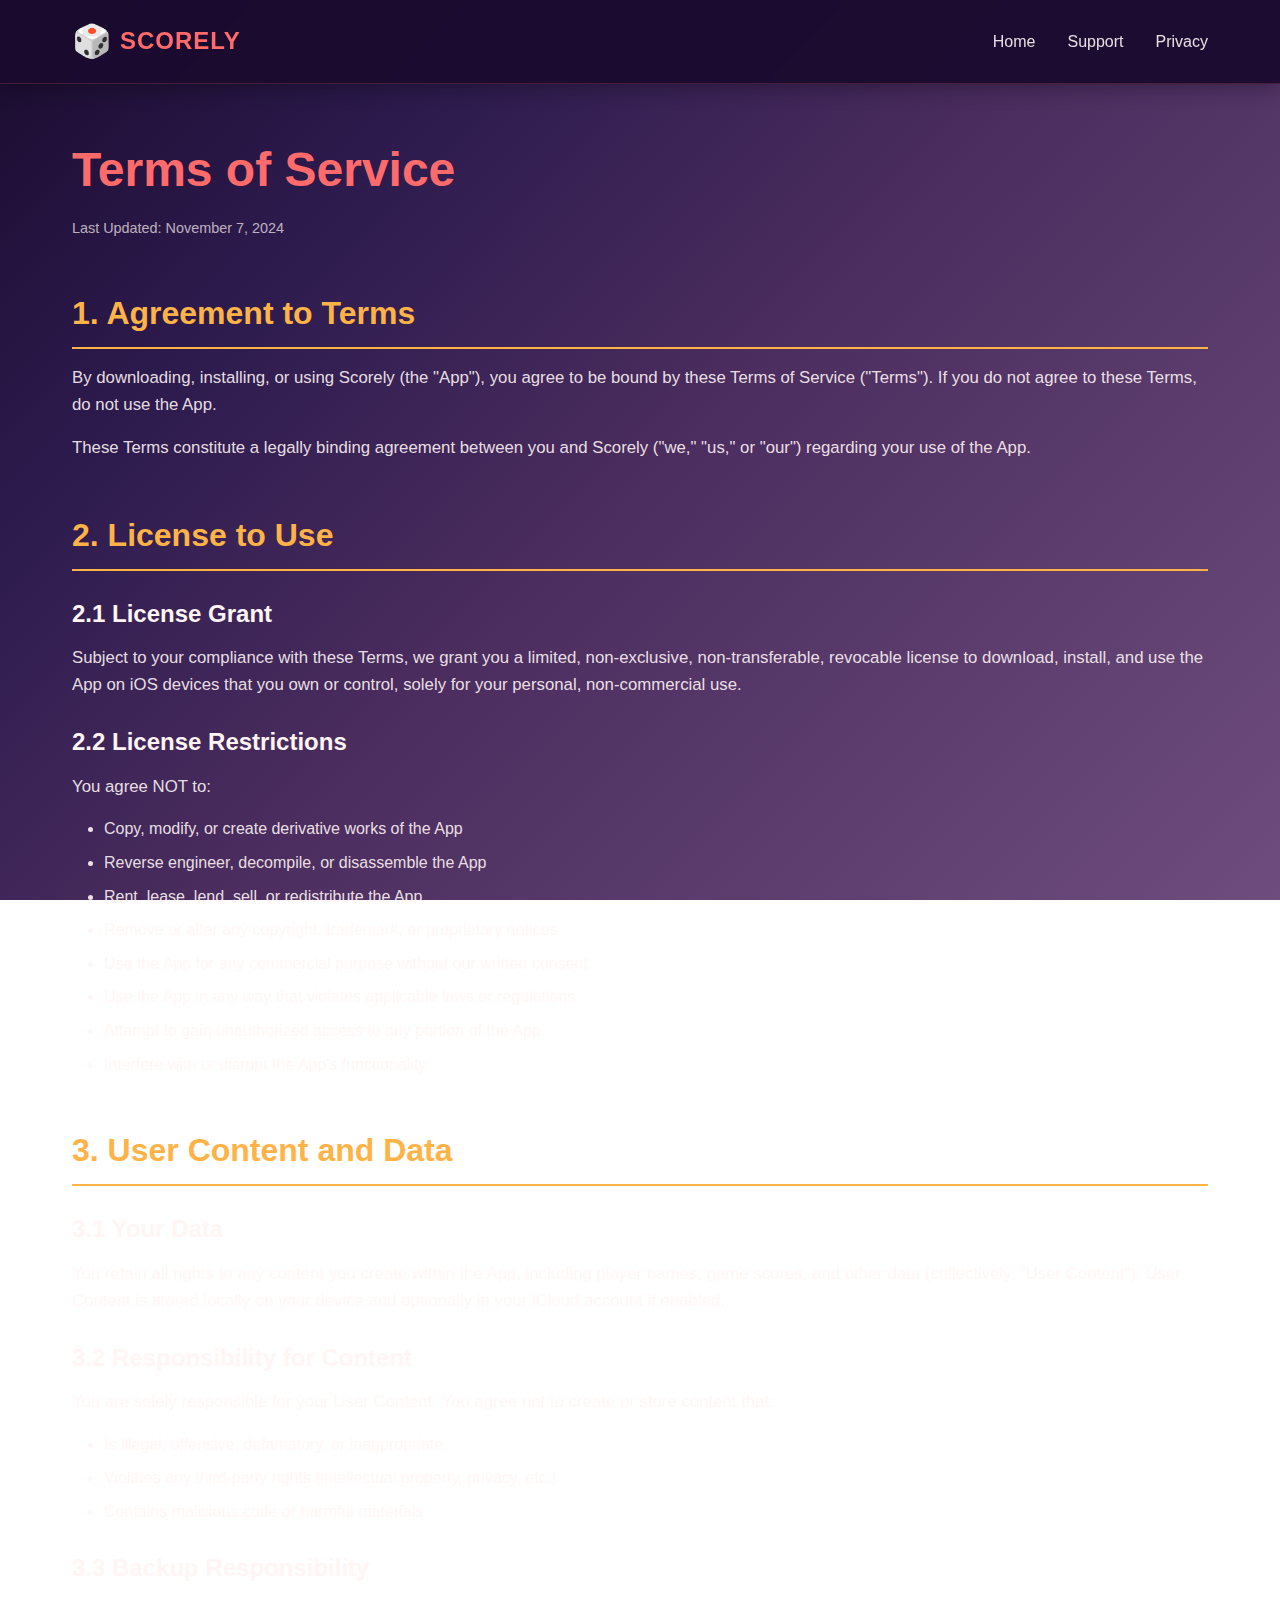
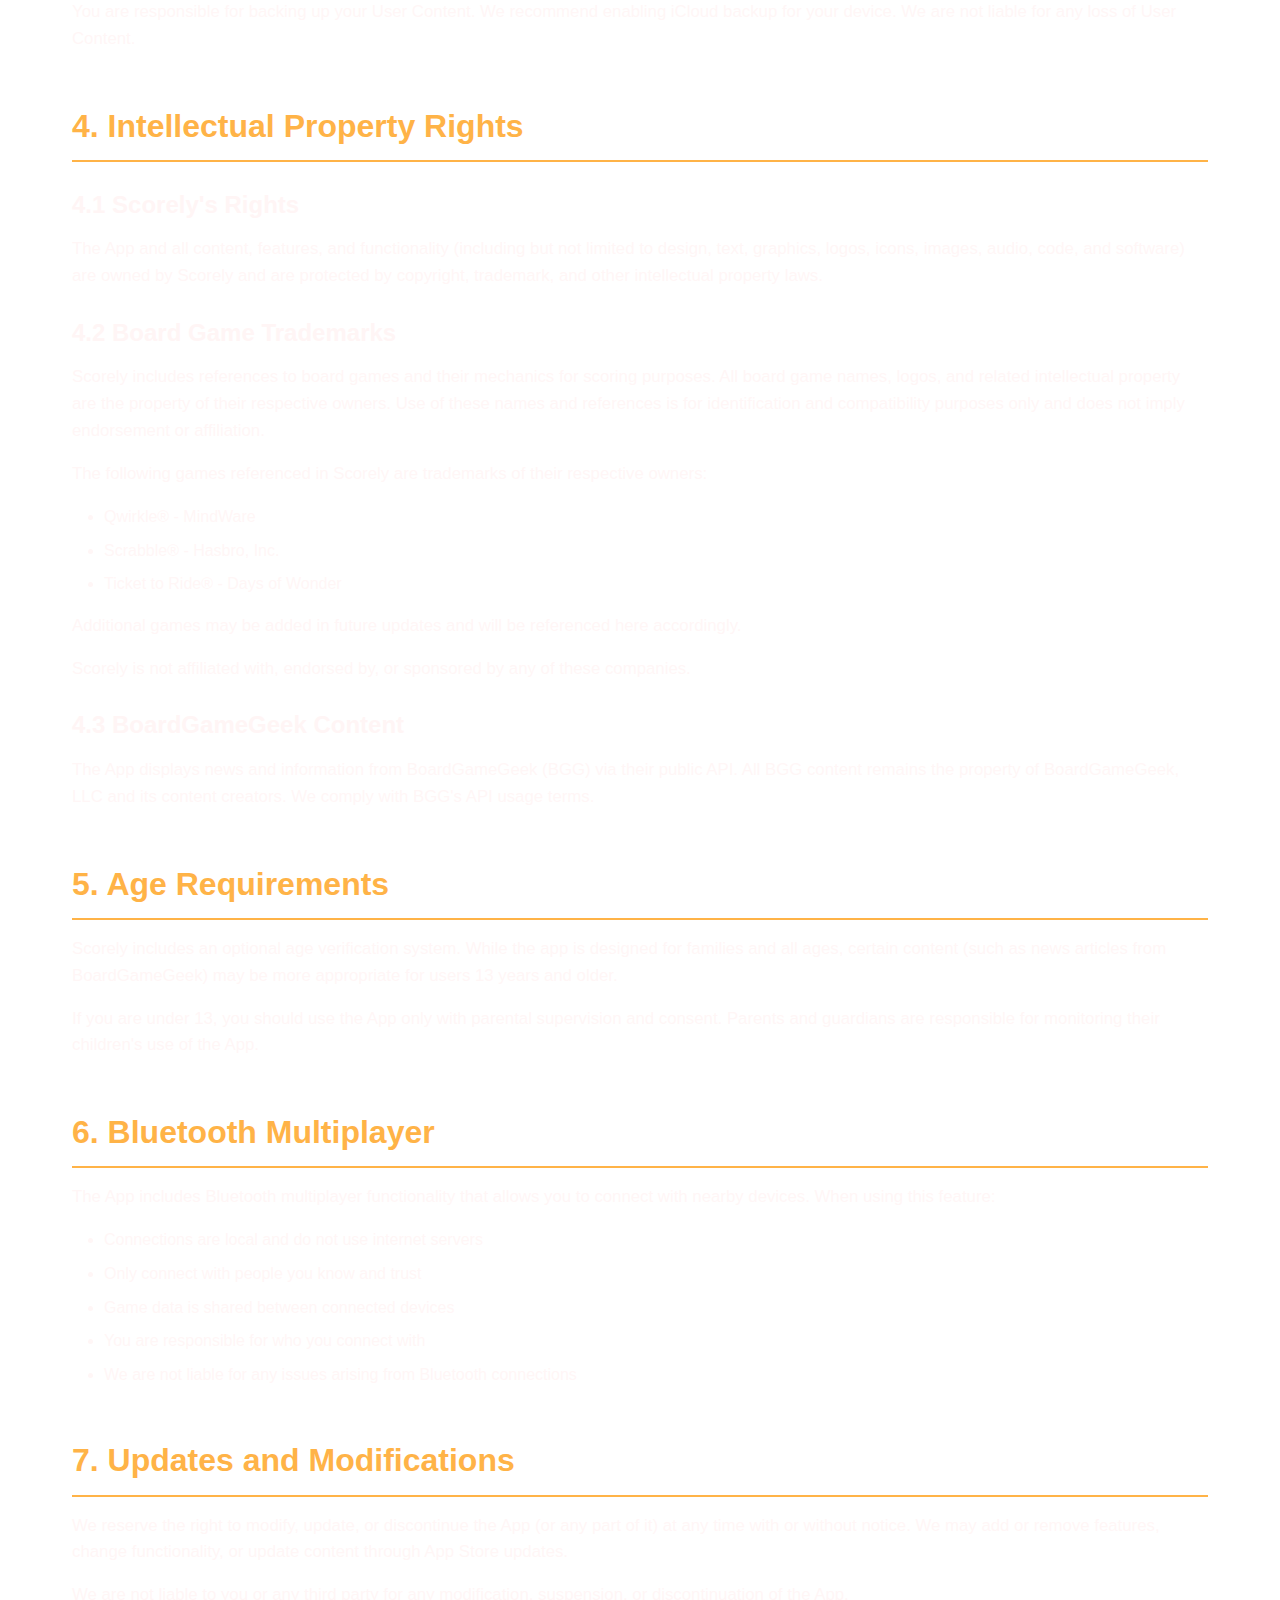
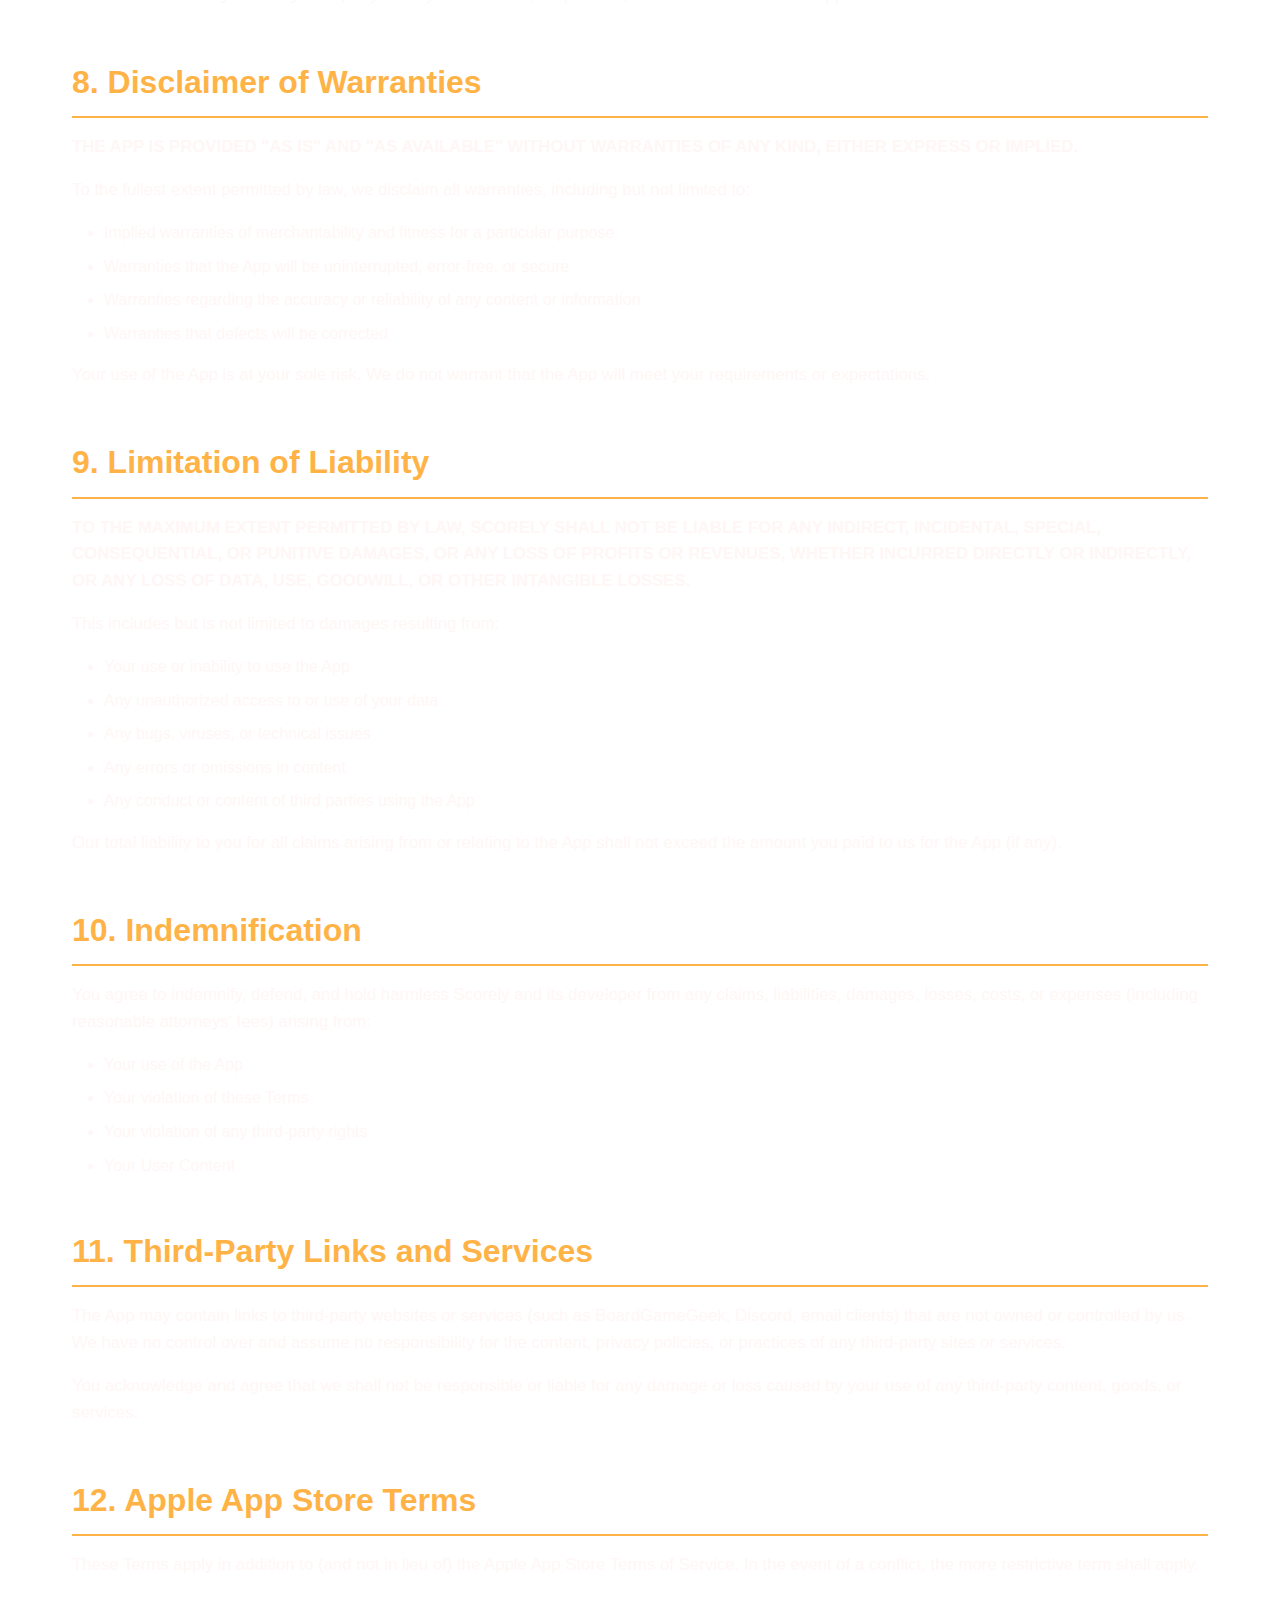
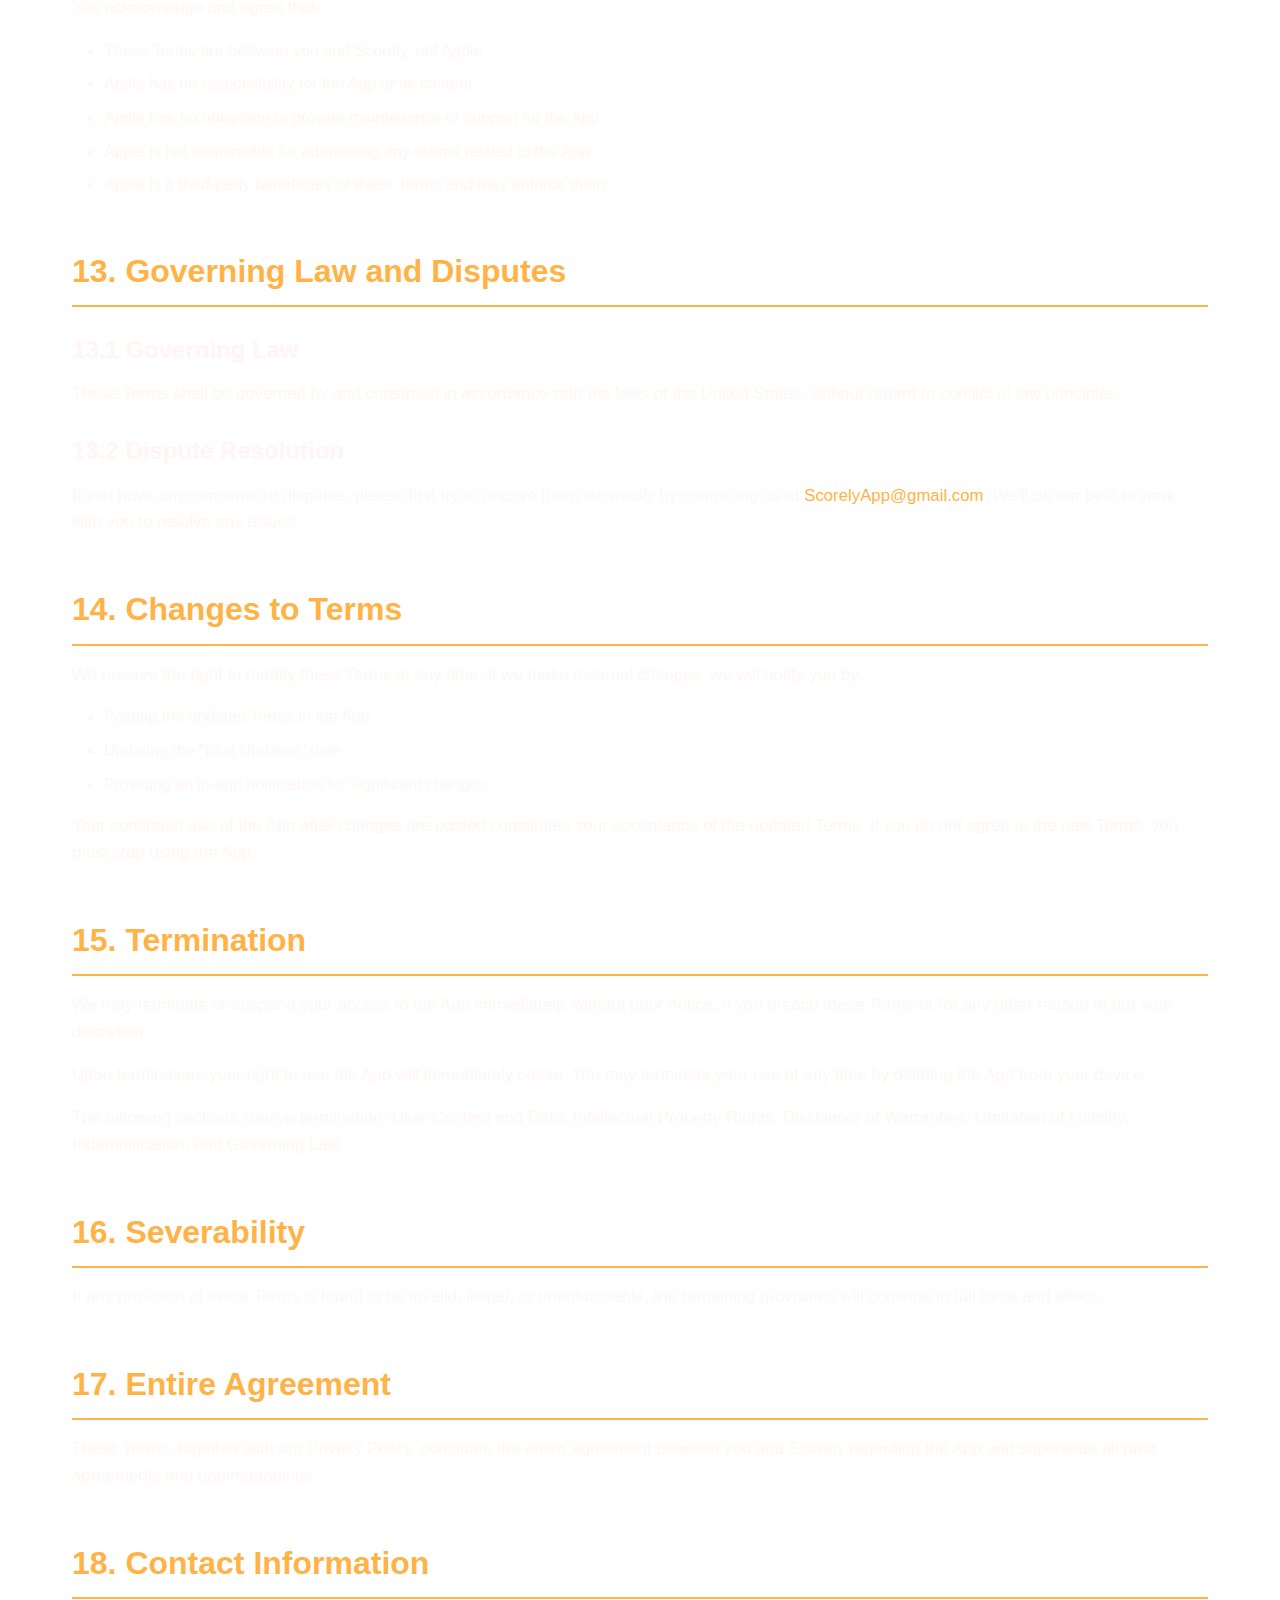
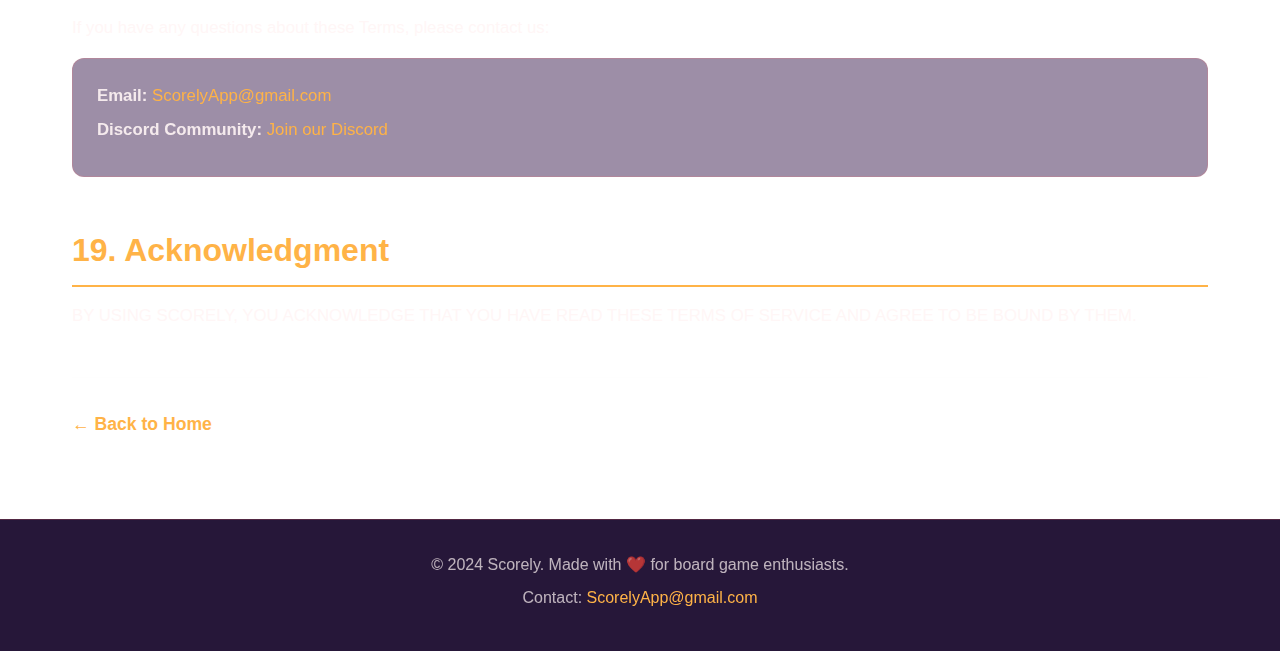
<file: terms-of-service.html>
<!DOCTYPE html>
<html lang="en">
<head>
    <meta charset="UTF-8">
    <meta name="viewport" content="width=device-width, initial-scale=1.0">
    <title>Terms of Service - Scorely</title>
    <link rel="stylesheet" href="styles.css">
</head>
<body>
    <nav class="navbar">
        <div class="container">
            <div class="nav-brand">
                <a href="index.html" style="text-decoration: none; color: inherit; display: flex; align-items: center; gap: 8px;">
                    <span class="logo">🎲</span>
                    <span class="brand-name">SCORELY</span>
                </a>
            </div>
            <div class="nav-links">
                <a href="index.html">Home</a>
                <a href="support.html">Support</a>
                <a href="privacy-policy.html">Privacy</a>
            </div>
        </div>
    </nav>

    <main class="legal-page">
        <div class="container">
            <h1>Terms of Service</h1>
            <p class="last-updated">Last Updated: November 7, 2024</p>

            <section class="legal-section">
                <h2>1. Agreement to Terms</h2>
                <p>
                    By downloading, installing, or using Scorely (the "App"), you agree to be bound by these 
                    Terms of Service ("Terms"). If you do not agree to these Terms, do not use the App.
                </p>
                <p>
                    These Terms constitute a legally binding agreement between you and Scorely ("we," "us," or "our") 
                    regarding your use of the App.
                </p>
            </section>

            <section class="legal-section">
                <h2>2. License to Use</h2>
                <h3>2.1 License Grant</h3>
                <p>
                    Subject to your compliance with these Terms, we grant you a limited, non-exclusive, 
                    non-transferable, revocable license to download, install, and use the App on iOS devices 
                    that you own or control, solely for your personal, non-commercial use.
                </p>

                <h3>2.2 License Restrictions</h3>
                <p>You agree NOT to:</p>
                <ul>
                    <li>Copy, modify, or create derivative works of the App</li>
                    <li>Reverse engineer, decompile, or disassemble the App</li>
                    <li>Rent, lease, lend, sell, or redistribute the App</li>
                    <li>Remove or alter any copyright, trademark, or proprietary notices</li>
                    <li>Use the App for any commercial purpose without our written consent</li>
                    <li>Use the App in any way that violates applicable laws or regulations</li>
                    <li>Attempt to gain unauthorized access to any portion of the App</li>
                    <li>Interfere with or disrupt the App's functionality</li>
                </ul>
            </section>

            <section class="legal-section">
                <h2>3. User Content and Data</h2>
                <h3>3.1 Your Data</h3>
                <p>
                    You retain all rights to any content you create within the App, including player names, 
                    game scores, and other data (collectively, "User Content"). User Content is stored locally 
                    on your device and optionally in your iCloud account if enabled.
                </p>

                <h3>3.2 Responsibility for Content</h3>
                <p>
                    You are solely responsible for your User Content. You agree not to create or store content that:
                </p>
                <ul>
                    <li>Is illegal, offensive, defamatory, or inappropriate</li>
                    <li>Violates any third-party rights (intellectual property, privacy, etc.)</li>
                    <li>Contains malicious code or harmful materials</li>
                </ul>

                <h3>3.3 Backup Responsibility</h3>
                <p>
                    You are responsible for backing up your User Content. We recommend enabling iCloud backup 
                    for your device. We are not liable for any loss of User Content.
                </p>
            </section>

            <section class="legal-section">
                <h2>4. Intellectual Property Rights</h2>
                <h3>4.1 Scorely's Rights</h3>
                <p>
                    The App and all content, features, and functionality (including but not limited to design, 
                    text, graphics, logos, icons, images, audio, code, and software) are owned by Scorely and 
                    are protected by copyright, trademark, and other intellectual property laws.
                </p>

                <h3>4.2 Board Game Trademarks</h3>
                <p>
                    Scorely includes references to board games and their mechanics for scoring purposes. All 
                    board game names, logos, and related intellectual property are the property of their 
                    respective owners. Use of these names and references is for identification and compatibility 
                    purposes only and does not imply endorsement or affiliation.
                </p>
                <p>
                    The following games referenced in Scorely are trademarks of their respective owners:
                </p>
                <ul>
                    <li>Qwirkle® - MindWare</li>
                    <li>Scrabble® - Hasbro, Inc.</li>
                    <li>Ticket to Ride® - Days of Wonder</li>
                </ul>
                <p>
                    Additional games may be added in future updates and will be referenced here accordingly.
                </p>
                <p>
                    Scorely is not affiliated with, endorsed by, or sponsored by any of these companies.
                </p>

                <h3>4.3 BoardGameGeek Content</h3>
                <p>
                    The App displays news and information from BoardGameGeek (BGG) via their public API. 
                    All BGG content remains the property of BoardGameGeek, LLC and its content creators. 
                    We comply with BGG's API usage terms.
                </p>
            </section>

            <section class="legal-section">
                <h2>5. Age Requirements</h2>
                <p>
                    Scorely includes an optional age verification system. While the app is designed for families 
                    and all ages, certain content (such as news articles from BoardGameGeek) may be more 
                    appropriate for users 13 years and older.
                </p>
                <p>
                    If you are under 13, you should use the App only with parental supervision and consent. 
                    Parents and guardians are responsible for monitoring their children's use of the App.
                </p>
            </section>

            <section class="legal-section">
                <h2>6. Bluetooth Multiplayer</h2>
                <p>
                    The App includes Bluetooth multiplayer functionality that allows you to connect with nearby 
                    devices. When using this feature:
                </p>
                <ul>
                    <li>Connections are local and do not use internet servers</li>
                    <li>Only connect with people you know and trust</li>
                    <li>Game data is shared between connected devices</li>
                    <li>You are responsible for who you connect with</li>
                    <li>We are not liable for any issues arising from Bluetooth connections</li>
                </ul>
            </section>

            <section class="legal-section">
                <h2>7. Updates and Modifications</h2>
                <p>
                    We reserve the right to modify, update, or discontinue the App (or any part of it) at any 
                    time with or without notice. We may add or remove features, change functionality, or update 
                    content through App Store updates.
                </p>
                <p>
                    We are not liable to you or any third party for any modification, suspension, or discontinuation 
                    of the App.
                </p>
            </section>

            <section class="legal-section">
                <h2>8. Disclaimer of Warranties</h2>
                <p>
                    <strong>THE APP IS PROVIDED "AS IS" AND "AS AVAILABLE" WITHOUT WARRANTIES OF ANY KIND, 
                    EITHER EXPRESS OR IMPLIED.</strong>
                </p>
                <p>
                    To the fullest extent permitted by law, we disclaim all warranties, including but not limited to:
                </p>
                <ul>
                    <li>Implied warranties of merchantability and fitness for a particular purpose</li>
                    <li>Warranties that the App will be uninterrupted, error-free, or secure</li>
                    <li>Warranties regarding the accuracy or reliability of any content or information</li>
                    <li>Warranties that defects will be corrected</li>
                </ul>
                <p>
                    Your use of the App is at your sole risk. We do not warrant that the App will meet your 
                    requirements or expectations.
                </p>
            </section>

            <section class="legal-section">
                <h2>9. Limitation of Liability</h2>
                <p>
                    <strong>TO THE MAXIMUM EXTENT PERMITTED BY LAW, SCORELY SHALL NOT BE LIABLE FOR ANY 
                    INDIRECT, INCIDENTAL, SPECIAL, CONSEQUENTIAL, OR PUNITIVE DAMAGES, OR ANY LOSS OF PROFITS 
                    OR REVENUES, WHETHER INCURRED DIRECTLY OR INDIRECTLY, OR ANY LOSS OF DATA, USE, GOODWILL, 
                    OR OTHER INTANGIBLE LOSSES.</strong>
                </p>
                <p>
                    This includes but is not limited to damages resulting from:
                </p>
                <ul>
                    <li>Your use or inability to use the App</li>
                    <li>Any unauthorized access to or use of your data</li>
                    <li>Any bugs, viruses, or technical issues</li>
                    <li>Any errors or omissions in content</li>
                    <li>Any conduct or content of third parties using the App</li>
                </ul>
                <p>
                    Our total liability to you for all claims arising from or relating to the App shall not 
                    exceed the amount you paid to us for the App (if any).
                </p>
            </section>

            <section class="legal-section">
                <h2>10. Indemnification</h2>
                <p>
                    You agree to indemnify, defend, and hold harmless Scorely and its developer from any claims, 
                    liabilities, damages, losses, costs, or expenses (including reasonable attorneys' fees) 
                    arising from:
                </p>
                <ul>
                    <li>Your use of the App</li>
                    <li>Your violation of these Terms</li>
                    <li>Your violation of any third-party rights</li>
                    <li>Your User Content</li>
                </ul>
            </section>

            <section class="legal-section">
                <h2>11. Third-Party Links and Services</h2>
                <p>
                    The App may contain links to third-party websites or services (such as BoardGameGeek, Discord, 
                    email clients) that are not owned or controlled by us. We have no control over and assume no 
                    responsibility for the content, privacy policies, or practices of any third-party sites or services.
                </p>
                <p>
                    You acknowledge and agree that we shall not be responsible or liable for any damage or loss 
                    caused by your use of any third-party content, goods, or services.
                </p>
            </section>

            <section class="legal-section">
                <h2>12. Apple App Store Terms</h2>
                <p>
                    These Terms apply in addition to (and not in lieu of) the Apple App Store Terms of Service. 
                    In the event of a conflict, the more restrictive term shall apply.
                </p>
                <p>
                    You acknowledge and agree that:
                </p>
                <ul>
                    <li>These Terms are between you and Scorely, not Apple</li>
                    <li>Apple has no responsibility for the App or its content</li>
                    <li>Apple has no obligation to provide maintenance or support for the App</li>
                    <li>Apple is not responsible for addressing any claims related to the App</li>
                    <li>Apple is a third-party beneficiary of these Terms and may enforce them</li>
                </ul>
            </section>

            <section class="legal-section">
                <h2>13. Governing Law and Disputes</h2>
                <h3>13.1 Governing Law</h3>
                <p>
                    These Terms shall be governed by and construed in accordance with the laws of the United States, 
                    without regard to conflict of law principles.
                </p>

                <h3>13.2 Dispute Resolution</h3>
                <p>
                    If you have any concerns or disputes, please first try to resolve them informally by contacting 
                    us at <a href="mailto:ScorelyApp@gmail.com">ScorelyApp@gmail.com</a>. We'll do our best to 
                    work with you to resolve any issues.
                </p>
            </section>

            <section class="legal-section">
                <h2>14. Changes to Terms</h2>
                <p>
                    We reserve the right to modify these Terms at any time. If we make material changes, we will 
                    notify you by:
                </p>
                <ul>
                    <li>Posting the updated Terms in the App</li>
                    <li>Updating the "Last Updated" date</li>
                    <li>Providing an in-app notification for significant changes</li>
                </ul>
                <p>
                    Your continued use of the App after changes are posted constitutes your acceptance of the 
                    updated Terms. If you do not agree to the new Terms, you must stop using the App.
                </p>
            </section>

            <section class="legal-section">
                <h2>15. Termination</h2>
                <p>
                    We may terminate or suspend your access to the App immediately, without prior notice, if you 
                    breach these Terms or for any other reason at our sole discretion.
                </p>
                <p>
                    Upon termination, your right to use the App will immediately cease. You may terminate your use 
                    at any time by deleting the App from your device.
                </p>
                <p>
                    The following sections survive termination: User Content and Data, Intellectual Property Rights, 
                    Disclaimer of Warranties, Limitation of Liability, Indemnification, and Governing Law.
                </p>
            </section>

            <section class="legal-section">
                <h2>16. Severability</h2>
                <p>
                    If any provision of these Terms is found to be invalid, illegal, or unenforceable, the remaining 
                    provisions will continue in full force and effect.
                </p>
            </section>

            <section class="legal-section">
                <h2>17. Entire Agreement</h2>
                <p>
                    These Terms, together with our Privacy Policy, constitute the entire agreement between you and 
                    Scorely regarding the App and supersede all prior agreements and understandings.
                </p>
            </section>

            <section class="legal-section">
                <h2>18. Contact Information</h2>
                <p>
                    If you have any questions about these Terms, please contact us:
                </p>
                <div class="contact-info">
                    <p><strong>Email:</strong> <a href="mailto:ScorelyApp@gmail.com">ScorelyApp@gmail.com</a></p>
                    <p><strong>Discord Community:</strong> <a href="https://discord.gg/KCWyEayptf" target="_blank">Join our Discord</a></p>
                </div>
            </section>

            <section class="legal-section">
                <h2>19. Acknowledgment</h2>
                <p>
                    BY USING SCORELY, YOU ACKNOWLEDGE THAT YOU HAVE READ THESE TERMS OF SERVICE AND AGREE TO BE 
                    BOUND BY THEM.
                </p>
            </section>

            <div class="back-link">
                <a href="index.html">← Back to Home</a>
            </div>
        </div>
    </main>

    <footer>
        <div class="container">
            <p>&copy; 2024 Scorely. Made with ❤️ for board game enthusiasts.</p>
            <p class="contact">Contact: <a href="mailto:ScorelyApp@gmail.com">ScorelyApp@gmail.com</a></p>
        </div>
    </footer>
</body>
</html>
</file>
<file: styles.css>
/* Reset and Base Styles */
* {
    margin: 0;
    padding: 0;
    box-sizing: border-box;
}

:root {
    --primary-bg: #1a0b2e;
    --secondary-bg: rgba(42, 20, 60, 0.8);
    --tertiary-bg: rgba(60, 30, 80, 0.6);
    --primary-accent: #FF6B6B;
    --secondary-accent: #FFB347;
    --neutral-surface: #FFF5F5;
    --error-alert: #E63946;
    --text-primary: #FFF5F5;
    --text-secondary: rgba(255, 245, 245, 0.9);
    --text-muted: rgba(255, 245, 245, 0.7);
    --gradient-start: #1a0b2e;
    --gradient-mid1: #2d1b4e;
    --gradient-mid2: #4a2c5e;
    --gradient-end: #5c3d6e;
}

body {
    font-family: -apple-system, BlinkMacSystemFont, 'Segoe UI', Roboto, 'Helvetica Neue', Arial, sans-serif;
    background: linear-gradient(135deg, 
        var(--gradient-start) 0%, 
        var(--gradient-mid1) 25%, 
        var(--gradient-mid2) 50%, 
        var(--gradient-end) 75%, 
        #6e4d7e 100%);
    background-attachment: fixed;
    color: var(--text-primary);
    line-height: 1.6;
    min-height: 100vh;
    display: flex;
    flex-direction: column;
}

/* Navigation Bar */
.navbar {
    background: rgba(26, 11, 46, 0.95);
    backdrop-filter: blur(10px);
    padding: 1rem 0;
    position: sticky;
    top: 0;
    z-index: 1000;
    border-bottom: 1px solid rgba(255, 107, 107, 0.2);
    box-shadow: 0 4px 20px rgba(0, 0, 0, 0.3);
}

.navbar .container {
    display: flex;
    justify-content: space-between;
    align-items: center;
}

.nav-brand {
    display: flex;
    align-items: center;
    gap: 8px;
    font-weight: 700;
    font-size: 1.5rem;
}

.logo {
    font-size: 2rem;
}

.brand-name {
    color: var(--primary-accent);
    letter-spacing: 1px;
}

.nav-links {
    display: flex;
    gap: 2rem;
}

.nav-links a {
    color: var(--text-secondary);
    text-decoration: none;
    font-weight: 500;
    transition: color 0.2s;
}

.nav-links a:hover {
    color: var(--primary-accent);
}

/* Container */
.container {
    max-width: 1200px;
    margin: 0 auto;
    padding: 0 2rem;
}

/* Main Content */
main {
    flex: 1;
}

/* Hero Section */
.hero {
    padding: 6rem 0;
    text-align: center;
}

.hero h1 {
    font-size: 4rem;
    font-weight: 800;
    margin-bottom: 1rem;
    color: var(--primary-accent);
    letter-spacing: 2px;
}

.tagline {
    font-size: 1.8rem;
    font-weight: 600;
    margin-bottom: 1.5rem;
    color: var(--text-primary);
}

.description {
    font-size: 1.2rem;
    max-width: 700px;
    margin: 0 auto 3rem;
    color: var(--text-secondary);
}

/* Buttons */
.btn {
    display: inline-block;
    padding: 1rem 2.5rem;
    border-radius: 12px;
    text-decoration: none;
    font-weight: 600;
    font-size: 1.1rem;
    transition: all 0.3s;
}

.btn-primary {
    background-color: var(--primary-accent);
    color: var(--primary-bg);
}

.btn-primary:hover {
    background: linear-gradient(135deg, #FF6B6B 0%, #FFB347 100%);
    transform: translateY(-2px);
    box-shadow: 0 8px 30px rgba(255, 107, 107, 0.5);
}

/* Features Section */
.features {
    padding: 5rem 0;
    background: linear-gradient(180deg, 
        rgba(26, 11, 46, 0.3) 0%, 
        rgba(60, 30, 80, 0.5) 100%);
    backdrop-filter: blur(5px);
}

.features h2 {
    text-align: center;
    font-size: 2.5rem;
    margin-bottom: 3rem;
    color: var(--primary-accent);
}

.feature-grid {
    display: grid;
    grid-template-columns: repeat(auto-fit, minmax(300px, 1fr));
    gap: 2rem;
}

.feature-card {
    background: rgba(60, 30, 80, 0.4);
    backdrop-filter: blur(10px);
    border: 1px solid rgba(255, 107, 107, 0.2);
    padding: 2rem;
    border-radius: 16px;
    text-align: center;
    transition: transform 0.3s, box-shadow 0.3s, border-color 0.3s;
}

.feature-card:hover {
    transform: translateY(-5px);
    box-shadow: 0 15px 40px rgba(255, 107, 107, 0.3);
    border-color: rgba(255, 179, 71, 0.5);
}

.feature-icon {
    font-size: 3rem;
    display: block;
    margin-bottom: 1rem;
}

.feature-card h3 {
    font-size: 1.5rem;
    margin-bottom: 0.5rem;
    color: var(--secondary-accent);
}

.feature-card p {
    color: var(--text-secondary);
    font-size: 1rem;
}

/* About Section */
.about {
    padding: 5rem 0;
    text-align: center;
}

.about h2 {
    font-size: 2.5rem;
    margin-bottom: 1.5rem;
    color: var(--primary-accent);
}

.about p {
    max-width: 800px;
    margin: 0 auto;
    font-size: 1.2rem;
    color: var(--text-secondary);
}

/* Legal Section */
.legal {
    padding: 5rem 0;
    background: linear-gradient(180deg, 
        rgba(60, 30, 80, 0.5) 0%, 
        rgba(26, 11, 46, 0.3) 100%);
    backdrop-filter: blur(5px);
}

.legal h2 {
    text-align: center;
    font-size: 2.5rem;
    margin-bottom: 3rem;
    color: var(--primary-accent);
}

.legal-links {
    display: grid;
    grid-template-columns: repeat(auto-fit, minmax(300px, 1fr));
    gap: 2rem;
}

.legal-link {
    background: rgba(60, 30, 80, 0.4);
    backdrop-filter: blur(10px);
    border: 1px solid rgba(255, 107, 107, 0.2);
    padding: 2rem;
    border-radius: 16px;
    text-decoration: none;
    color: var(--text-primary);
    transition: transform 0.3s, box-shadow 0.3s, border-color 0.3s;
    display: block;
}

.legal-link:hover {
    transform: translateY(-5px);
    box-shadow: 0 15px 40px rgba(255, 179, 71, 0.3);
    border-color: rgba(255, 179, 71, 0.5);
}

.legal-link h3 {
    font-size: 1.5rem;
    margin-bottom: 0.5rem;
    color: var(--primary-accent);
}

.legal-link p {
    color: var(--text-secondary);
}

/* Legal Page Styles */
.legal-page {
    padding: 3rem 0 5rem;
}

.legal-page h1 {
    font-size: 3rem;
    margin-bottom: 0.5rem;
    color: var(--primary-accent);
}

.last-updated {
    color: var(--text-muted);
    font-size: 0.9rem;
    margin-bottom: 3rem;
}

.legal-section {
    margin-bottom: 3rem;
}

.legal-section h2 {
    font-size: 2rem;
    margin-bottom: 1rem;
    color: var(--secondary-accent);
    border-bottom: 2px solid var(--secondary-accent);
    padding-bottom: 0.5rem;
}

.legal-section h3 {
    font-size: 1.5rem;
    margin-top: 1.5rem;
    margin-bottom: 0.75rem;
    color: var(--text-primary);
}

.legal-section p {
    margin-bottom: 1rem;
    color: var(--text-secondary);
    font-size: 1.05rem;
}

.legal-section ul,
.legal-section ol {
    margin-left: 2rem;
    margin-bottom: 1rem;
    color: var(--text-secondary);
}

.legal-section li {
    margin-bottom: 0.5rem;
}

.legal-section a {
    color: var(--secondary-accent);
    text-decoration: none;
}

.legal-section a:hover {
    color: var(--primary-accent);
    text-decoration: underline;
}

/* Highlight Box */
.highlight-box {
    background: rgba(60, 30, 80, 0.5);
    backdrop-filter: blur(10px);
    border-left: 4px solid var(--primary-accent);
    border: 1px solid rgba(255, 107, 107, 0.3);
    padding: 1.5rem;
    margin: 1.5rem 0;
    border-radius: 8px;
}

.highlight-box p {
    margin-bottom: 0.5rem;
}

.highlight-box p:last-child {
    margin-bottom: 0;
}

.highlight-box strong {
    color: var(--primary-accent);
}

/* Contact Info */
.contact-info {
    background: rgba(60, 30, 80, 0.5);
    backdrop-filter: blur(10px);
    border: 1px solid rgba(255, 107, 107, 0.2);
    padding: 1.5rem;
    border-radius: 12px;
    margin: 1rem 0;
}

.contact-info p {
    margin-bottom: 0.5rem;
}

.contact-info a {
    color: var(--secondary-accent);
    text-decoration: none;
}

.contact-info a:hover {
    color: var(--primary-accent);
}

/* Back Link */
.back-link {
    margin-top: 3rem;
    padding-top: 2rem;
    border-top: 1px solid rgba(244, 244, 249, 0.1);
}

.back-link a {
    color: var(--secondary-accent);
    text-decoration: none;
    font-weight: 600;
    font-size: 1.1rem;
    display: inline-flex;
    align-items: center;
    gap: 0.5rem;
    transition: all 0.2s;
}

.back-link a:hover {
    color: var(--primary-accent);
    text-shadow: 0 0 10px rgba(255, 107, 107, 0.5);
}

/* Footer */
footer {
    background: rgba(26, 11, 46, 0.95);
    backdrop-filter: blur(10px);
    padding: 2rem 0;
    text-align: center;
    margin-top: auto;
    border-top: 1px solid rgba(255, 107, 107, 0.2);
}

footer p {
    color: var(--text-muted);
    margin-bottom: 0.5rem;
}

footer a {
    color: var(--secondary-accent);
    text-decoration: none;
}

footer a:hover {
    color: var(--primary-accent);
}

/* Responsive Design */
@media (max-width: 768px) {
    .nav-links {
        gap: 1rem;
        font-size: 0.9rem;
    }

    .hero h1 {
        font-size: 2.5rem;
    }

    .tagline {
        font-size: 1.3rem;
    }

    .description {
        font-size: 1rem;
    }

    .features h2,
    .about h2,
    .legal h2 {
        font-size: 2rem;
    }

    .feature-grid,
    .legal-links {
        grid-template-columns: 1fr;
    }

    .legal-page h1 {
        font-size: 2rem;
    }

    .legal-section h2 {
        font-size: 1.5rem;
    }

    .legal-section ul,
    .legal-section ol {
        margin-left: 1.5rem;
    }

    .container {
        padding: 0 1rem;
    }
}

/* Print Styles */
@media print {
    body {
        background-color: white;
        color: black;
    }

    .navbar,
    footer,
    .back-link {
        display: none;
    }

    .legal-page {
        padding: 1rem 0;
    }

    a {
        color: black;
        text-decoration: underline;
    }
}
</file>
